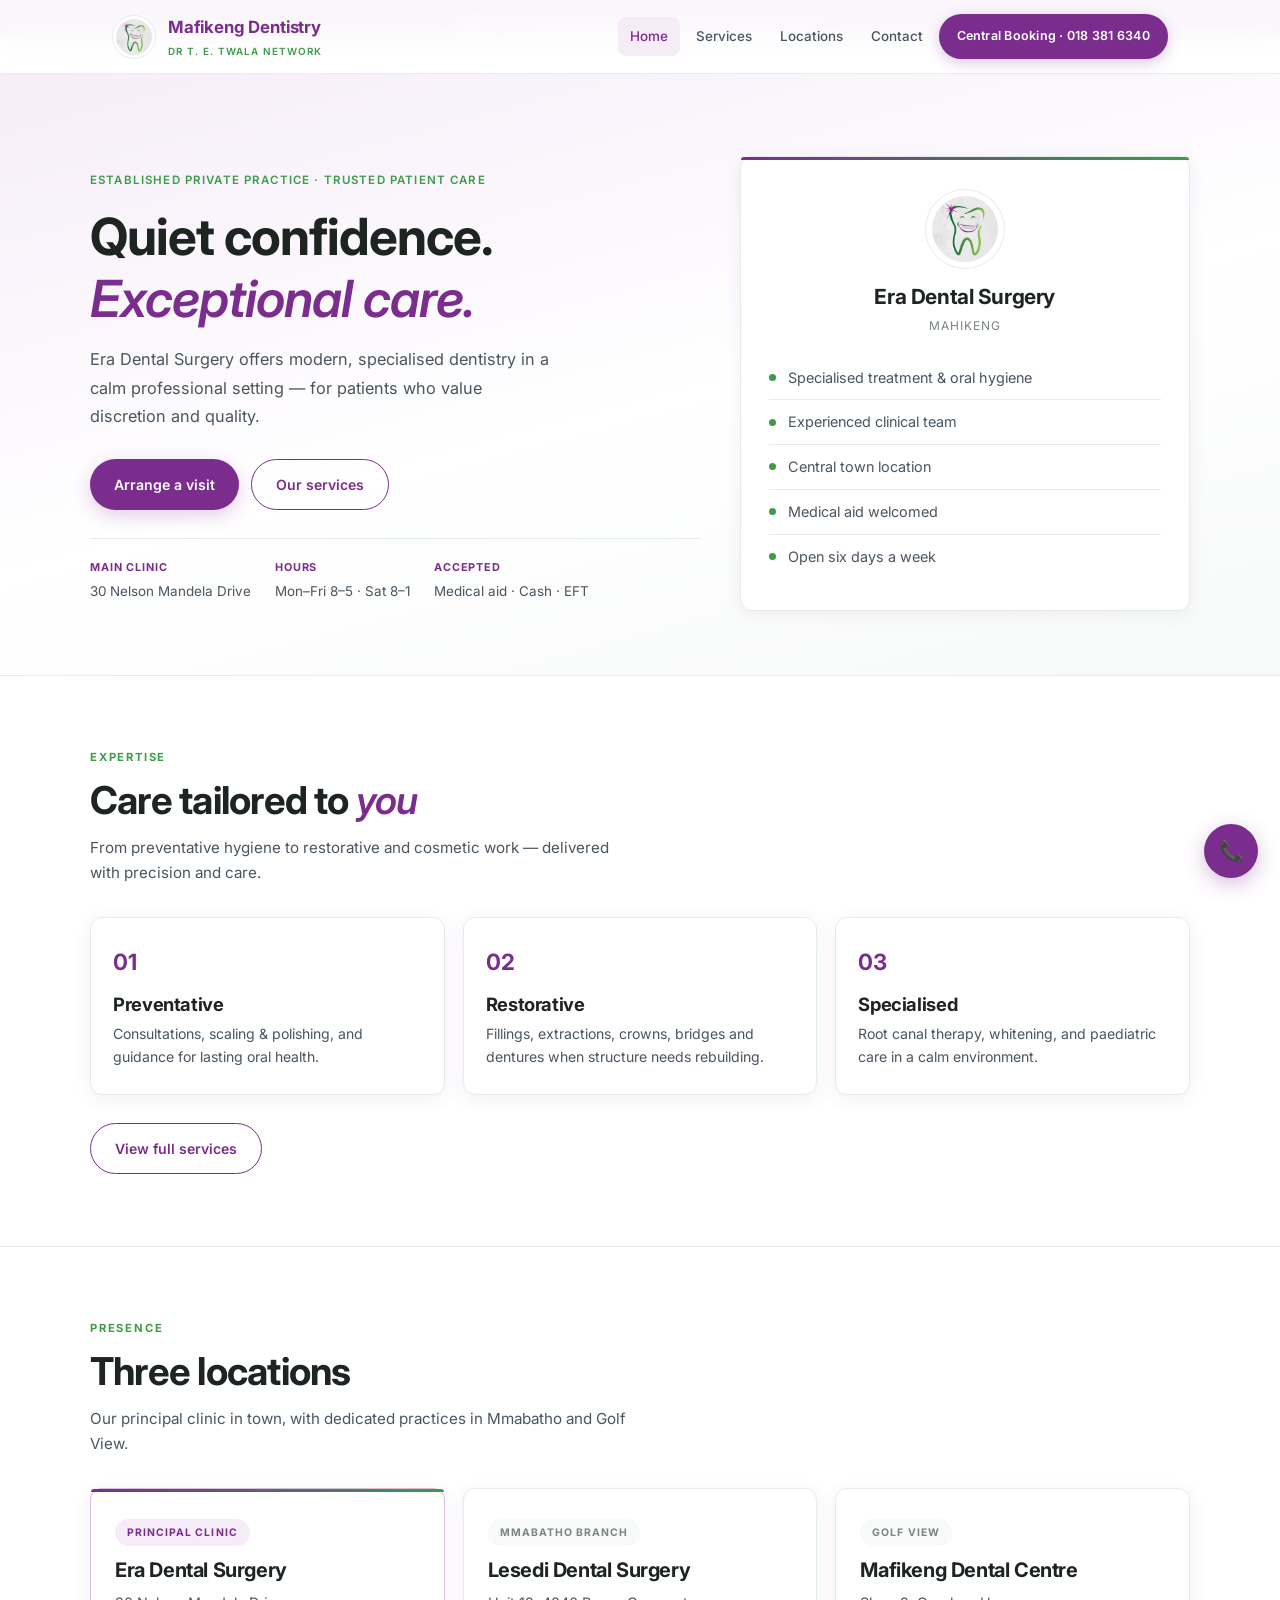
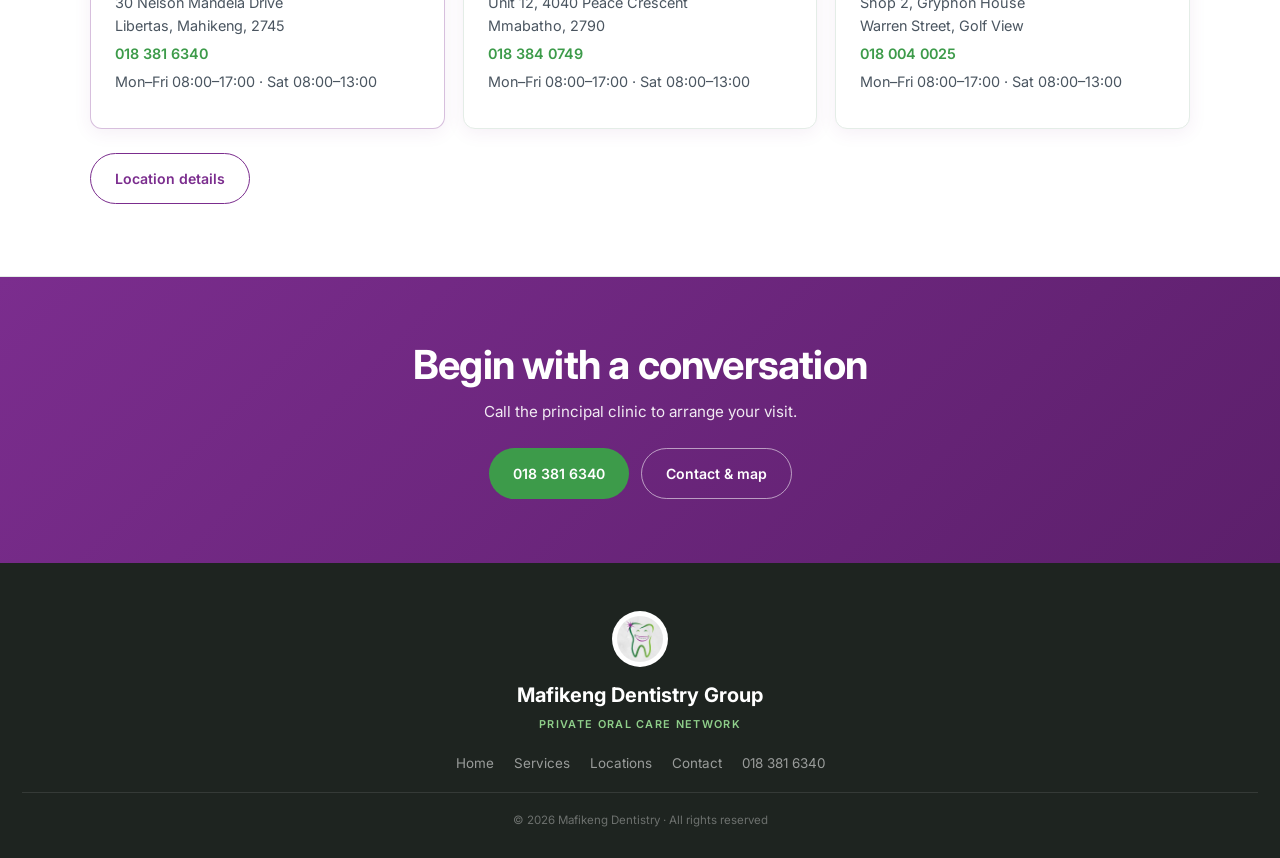
<file: index.html>
<!DOCTYPE html>
<html lang="en">
<head>
  <meta charset="UTF-8">
  <meta name="viewport" content="width=device-width, initial-scale=1.0">
  <title>Era Dental Surgery | Private Dental Care · Mahikeng</title>
  <meta name="description" content="Era Dental Surgery — refined dental care in Mahikeng. Specialised treatment and oral hygiene at 30 Nelson Mandela Drive.">
  <link rel="icon" href="favicon.ico" sizes="any">
  <link rel="icon" type="image/png" sizes="32x32" href="favicon-32.png">
  <link rel="icon" type="image/png" sizes="192x192" href="favicon-192.png">
  <link rel="apple-touch-icon" href="apple-touch-icon.png">
  <link rel="preconnect" href="https://fonts.googleapis.com">
  <link rel="preconnect" href="https://fonts.gstatic.com" crossorigin>
  <link href="https://fonts.googleapis.com/css2?family=Inter:wght@400;500;600;700&display=swap" rel="stylesheet">
  <link rel="stylesheet" href="styles.css">
</head>
<body>
  <div class="demo-banner">DEMO · Private practice presentation for Era Dental Surgery</div>
  <nav>
    <div class="inner">
      <a href="index.html" class="nav-logo">
        <img src="logo.png" alt="Mafikeng Dentistry">
        <div class="logo-text">
          <strong>Mafikeng Dentistry</strong>
          <small>Dr T. E. Twala Network</small>
        </div>
      </a>
      <button class="menu-toggle" onclick="document.querySelector('.nav-links').classList.toggle('open')" aria-label="Menu">☰</button>
      <div class="nav-links">
        <a href="index.html" class="active">Home</a><a href="services.html" class="">Services</a><a href="locations.html" class="">Locations</a><a href="contact.html" class="">Contact</a>
        <a href="tel:0183816340" class="nav-cta">Central Booking · 018 381 6340</a>
      </div>
    </div>
  </nav>
  <section class="hero">
    <div class="hero-grid">
      <div>
        <div class="hero-badge">Established Private Practice · Trusted Patient Care</div>
        <h1>Quiet confidence.<br><em>Exceptional care.</em></h1>
        <p class="hero-sub">
          Era Dental Surgery offers modern, specialised dentistry in a calm professional setting — for patients who value discretion and quality.
        </p>
        <div class="hero-actions">
          <a href="tel:0183816340" class="btn btn-primary">Arrange a visit</a>
          <a href="services.html" class="btn btn-outline">Our services</a>
        </div>
        <div class="hero-meta">
          <div><strong>Main clinic</strong>30 Nelson Mandela Drive</div>
          <div><strong>Hours</strong>Mon–Fri 8–5 · Sat 8–1</div>
          <div><strong>Accepted</strong>Medical aid · Cash · EFT</div>
        </div>
      </div>
      <div class="hero-panel">
        <img src="logo.png" alt="Mafikeng Dentistry" class="logo-big">
        <h3>Era Dental Surgery</h3>
        <p class="sub">Mahikeng</p>
        <ul>
          <li>Specialised treatment &amp; oral hygiene</li>
          <li>Experienced clinical team</li>
          <li>Central town location</li>
          <li>Medical aid welcomed</li>
          <li>Open six days a week</li>
        </ul>
      </div>
    </div>
  </section>

  <section>
    <div class="container">
      <div class="section-label">Expertise</div>
      <h2 class="section-title">Care tailored to <em>you</em></h2>
      <p class="section-intro">From preventative hygiene to restorative and cosmetic work — delivered with precision and care.</p>
      <div class="cards">
        <div class="card">
          <div class="num">01</div>
          <h3>Preventative</h3>
          <p>Consultations, scaling &amp; polishing, and guidance for lasting oral health.</p>
        </div>
        <div class="card">
          <div class="num">02</div>
          <h3>Restorative</h3>
          <p>Fillings, extractions, crowns, bridges and dentures when structure needs rebuilding.</p>
        </div>
        <div class="card">
          <div class="num">03</div>
          <h3>Specialised</h3>
          <p>Root canal therapy, whitening, and paediatric care in a calm environment.</p>
        </div>
      </div>
      <p style="margin-top:28px"><a href="services.html" class="btn btn-outline">View full services</a></p>
    </div>
  </section>

  <section style="background:var(--bg-elev);border-top:1px solid var(--border);border-bottom:1px solid var(--border)">
    <div class="container">
      <div class="section-label">Presence</div>
      <h2 class="section-title">Three locations</h2>
      <p class="section-intro">Our principal clinic in town, with dedicated practices in Mmabatho and Golf View.</p>
      <div class="loc-grid">
        <div class="loc-card featured">
          <span class="tag">Principal clinic</span>
          <h3>Era Dental Surgery</h3>
          <p>30 Nelson Mandela Drive<br>Libertas, Mahikeng, 2745</p>
          <p><a href="tel:0183816340">018 381 6340</a></p>
          <p>Mon–Fri 08:00–17:00 · Sat 08:00–13:00</p>
        </div>
        <div class="loc-card">
          <span class="tag muted">Mmabatho branch</span>
          <h3>Lesedi Dental Surgery</h3>
          <p>Unit 12, 4040 Peace Crescent<br>Mmabatho, 2790</p>
          <p><a href="tel:0183840749">018 384 0749</a></p>
          <p>Mon–Fri 08:00–17:00 · Sat 08:00–13:00</p>
        </div>
        <div class="loc-card">
          <span class="tag muted">Golf View</span>
          <h3>Mafikeng Dental Centre</h3>
          <p>Shop 2, Gryphon House<br>Warren Street, Golf View</p>
          <p><a href="tel:0180040025">018 004 0025</a></p>
          <p>Mon–Fri 08:00–17:00 · Sat 08:00–13:00</p>
        </div>
      </div>
      <p style="margin-top:24px"><a href="locations.html" class="btn btn-outline">Location details</a></p>
    </div>
  </section>

  <section class="cta-band">
    <h2>Begin with a conversation</h2>
    <p>Call the principal clinic to arrange your visit.</p>
    <div class="cta-actions">
      <a href="tel:0183816340" class="btn btn-gold">018 381 6340</a>
      <a href="contact.html" class="btn btn-ghost">Contact &amp; map</a>
    </div>
  </section>
  <footer>
    <img src="logo.png" alt="Mafikeng Dentistry">
    <div class="footer-logo">Mafikeng Dentistry Group</div>
    <div class="footer-tag">Private Oral Care Network</div>
    <div class="footer-links">
      <a href="index.html">Home</a>
      <a href="services.html">Services</a>
      <a href="locations.html">Locations</a>
      <a href="contact.html">Contact</a>
      <a href="tel:0183816340">018 381 6340</a>
    </div>
    <div class="footer-copy">© 2026 Mafikeng Dentistry · All rights reserved</div>
  </footer>
  <a href="tel:0183816340" class="float-call" aria-label="Call">📞</a>
</body>
</html>
</file>
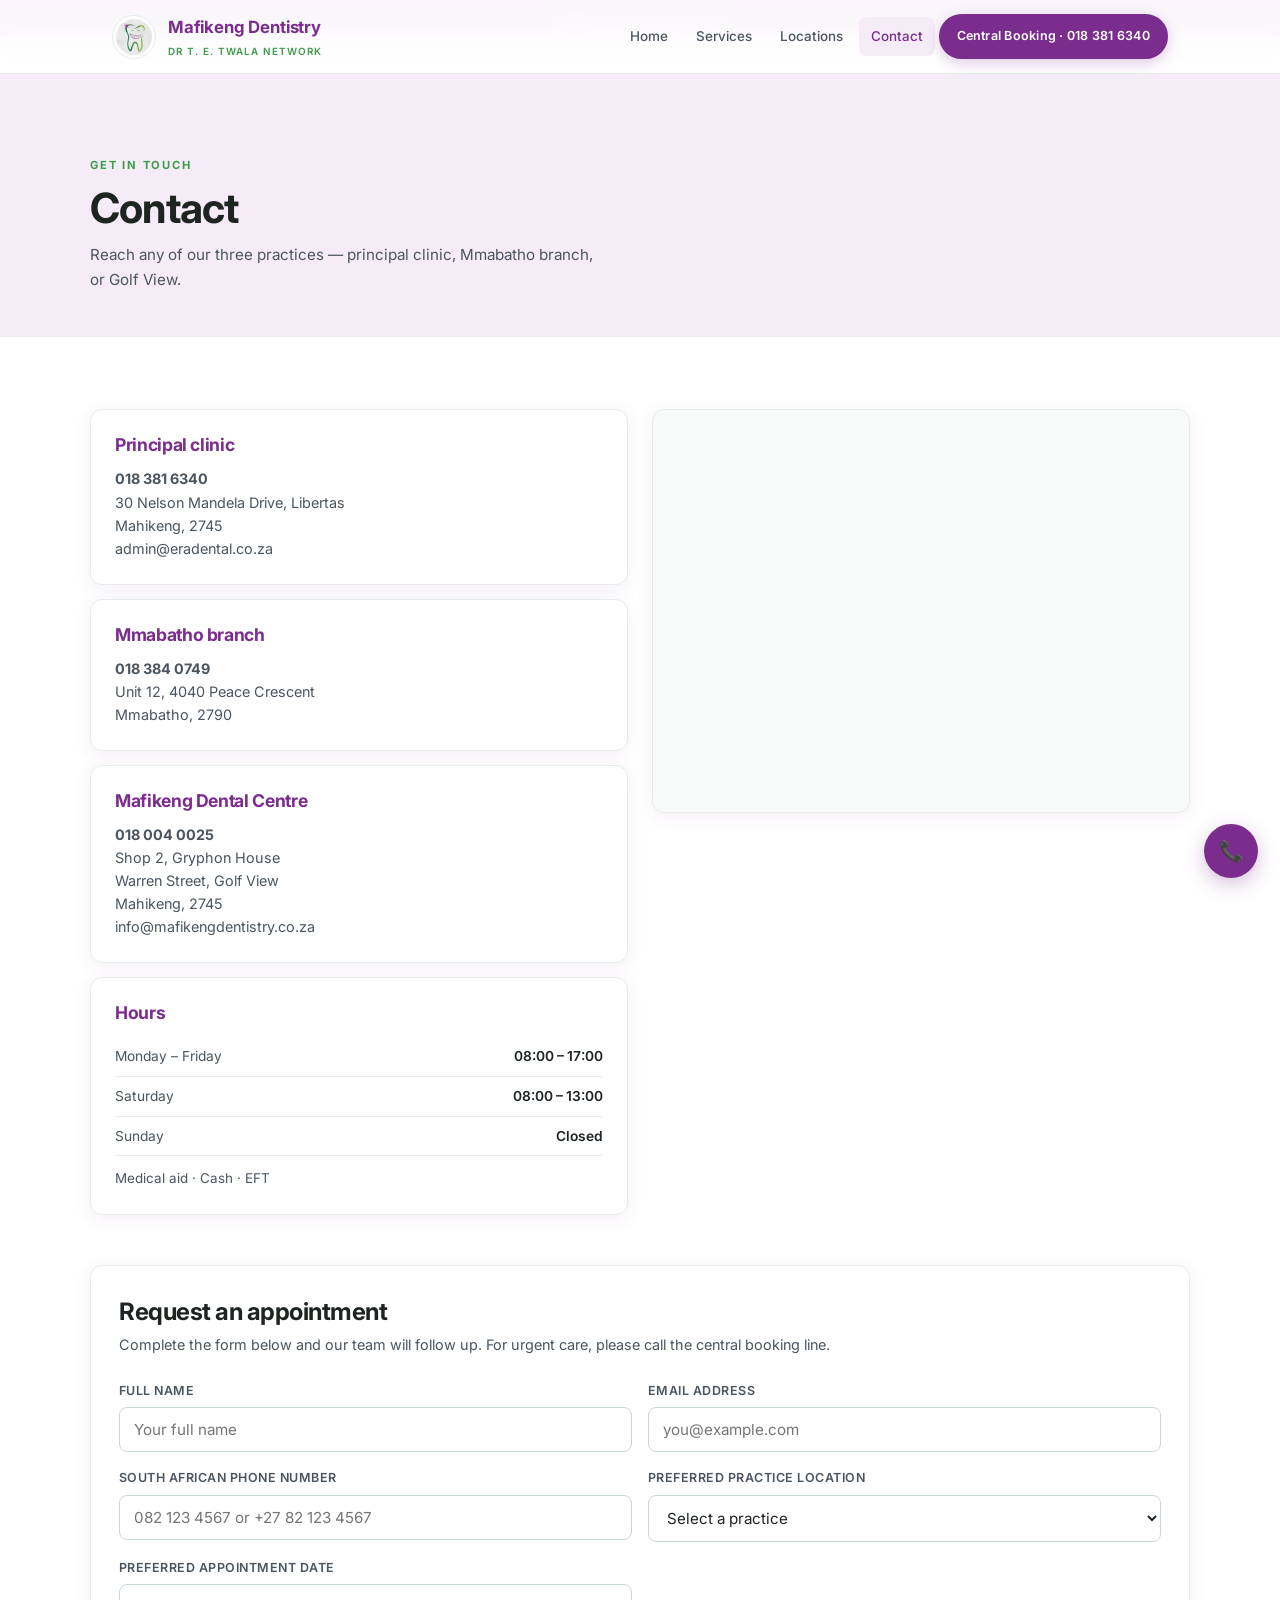
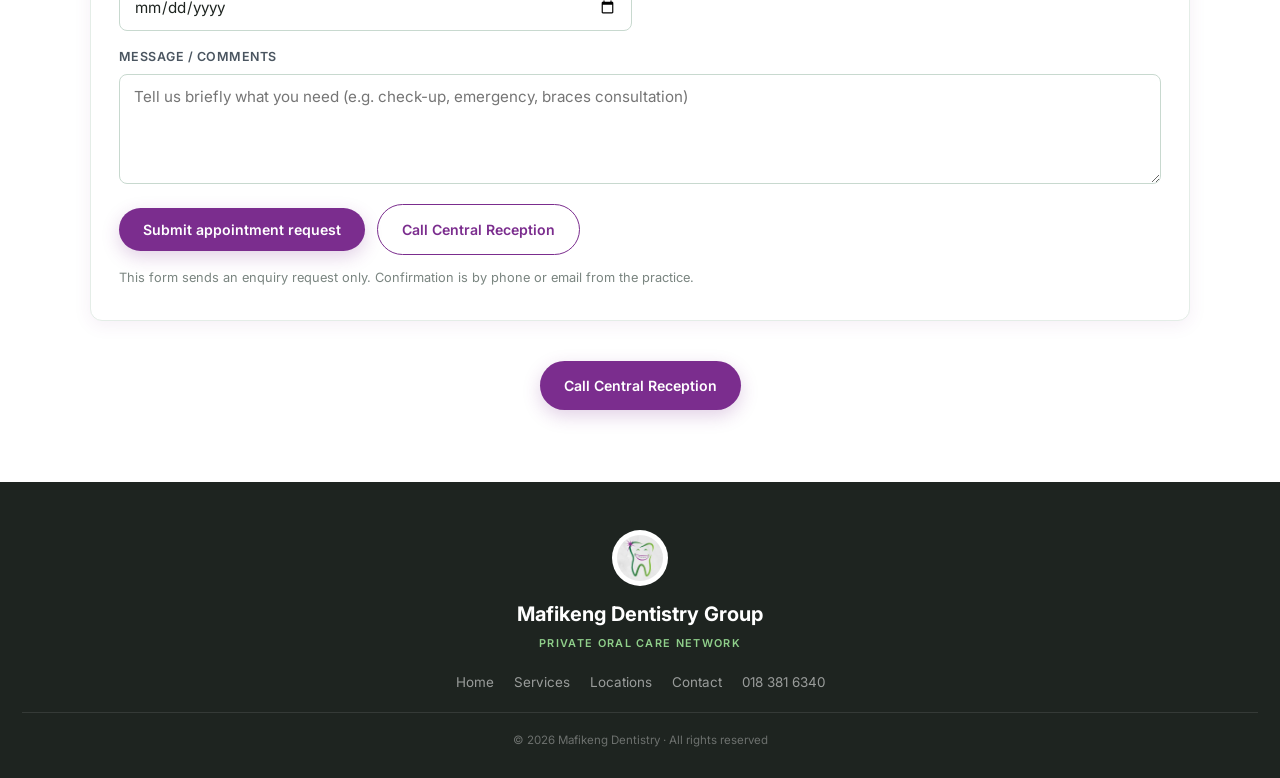
<file: contact.html>
<!DOCTYPE html>
<html lang="en">
<head>
  <meta charset="UTF-8">
  <meta name="viewport" content="width=device-width, initial-scale=1.0">
  <title>Contact | Era Dental Surgery</title>
  <link rel="icon" href="favicon.ico" sizes="any">
  <link rel="icon" type="image/png" sizes="32x32" href="favicon-32.png">
  <link rel="icon" type="image/png" sizes="192x192" href="favicon-192.png">
  <link rel="apple-touch-icon" href="apple-touch-icon.png">
  <link rel="preconnect" href="https://fonts.googleapis.com">
  <link rel="preconnect" href="https://fonts.gstatic.com" crossorigin>
  <link href="https://fonts.googleapis.com/css2?family=Inter:wght@400;500;600;700&display=swap" rel="stylesheet">
  <link rel="stylesheet" href="styles.css">
</head>
<body>
  <div class="demo-banner">DEMO · Era Dental Surgery</div>
  <nav>
    <div class="inner">
      <a href="index.html" class="nav-logo">
        <img src="logo.png" alt="Mafikeng Dentistry">
        <div class="logo-text">
          <strong>Mafikeng Dentistry</strong>
          <small>Dr T. E. Twala Network</small>
        </div>
      </a>
      <button class="menu-toggle" onclick="document.querySelector('.nav-links').classList.toggle('open')" aria-label="Menu">☰</button>
      <div class="nav-links">
        <a href="index.html" class="">Home</a><a href="services.html" class="">Services</a><a href="locations.html" class="">Locations</a><a href="contact.html" class="active">Contact</a>
        <a href="tel:0183816340" class="nav-cta">Central Booking · 018 381 6340</a>
      </div>
    </div>
  </nav>
  <div class="page-hero">
    <div class="container">
      <div class="section-label">Get in touch</div>
      <h1>Contact</h1>
      <p>Reach any of our three practices — principal clinic, Mmabatho branch, or Golf View.</p>
    </div>
  </div>
  <section>
    <div class="container">
      <div class="contact-grid">
        <div>
          <div class="contact-box">
            <h3>Principal clinic</h3>
            <p>
              <a href="tel:0183816340"><strong>018 381 6340</strong></a><br>
              30 Nelson Mandela Drive, Libertas<br>
              Mahikeng, 2745<br>
              admin@eradental.co.za
            </p>
          </div>
          <div class="contact-box">
            <h3>Mmabatho branch</h3>
            <p>
              <a href="tel:0183840749"><strong>018 384 0749</strong></a><br>
              Unit 12, 4040 Peace Crescent<br>
              Mmabatho, 2790
            </p>
          </div>
          <div class="contact-box">
            <h3>Mafikeng Dental Centre</h3>
            <p>
              <a href="tel:0180040025"><strong>018 004 0025</strong></a><br>
              Shop 2, Gryphon House<br>
              Warren Street, Golf View<br>
              Mahikeng, 2745<br>
              info@mafikengdentistry.co.za
            </p>
          </div>
          <div class="contact-box">
            <h3>Hours</h3>
            <table class="hours-table">
              <tr><td>Monday – Friday</td><td>08:00 – 17:00</td></tr>
              <tr><td>Saturday</td><td>08:00 – 13:00</td></tr>
              <tr><td>Sunday</td><td>Closed</td></tr>
            </table>
            <p style="margin-top:12px;font-size:.84rem">Medical aid · Cash · EFT</p>
          </div>
        </div>
        <div class="map-box">
          <iframe src="https://www.google.com/maps?q=Era+Dental+Surgery,+30+Nelson+Mandela+Dr,+Libertas,+Mahikeng+2745&output=embed" loading="lazy" title="Map"></iframe>
        </div>
      </div>

      <div class="form-section" id="book">
        <h2>Request an appointment</h2>
        <p>Complete the form below and our team will follow up. For urgent care, please call the central booking line.</p>
        <form id="appointmentForm" novalidate>
          <div class="form-grid">
            <div class="form-group">
              <label for="fullName">Full name</label>
              <input type="text" id="fullName" name="fullName" autocomplete="name" required placeholder="Your full name">
            </div>
            <div class="form-group">
              <label for="email">Email address</label>
              <input type="email" id="email" name="email" autocomplete="email" required placeholder="you@example.com">
            </div>
            <div class="form-group">
              <label for="phone">South African phone number</label>
              <input type="tel" id="phone" name="phone" autocomplete="tel" required placeholder="082 123 4567 or +27 82 123 4567">
            </div>
            <div class="form-group">
              <label for="location">Preferred practice location</label>
              <select id="location" name="location" required>
                <option value="" disabled selected>Select a practice</option>
                <option value="Era Dental Surgery (Central)">Era Dental Surgery (Central)</option>
                <option value="Lesedi Dental Surgery (Mmabatho)">Lesedi Dental Surgery (Mmabatho)</option>
                <option value="Mafikeng Dental Centre (Golf View)">Mafikeng Dental Centre (Golf View)</option>
              </select>
            </div>
            <div class="form-group">
              <label for="date">Preferred appointment date</label>
              <input type="date" id="date" name="date" required>
            </div>
            <div class="form-group full">
              <label for="message">Message / comments</label>
              <textarea id="message" name="message" required placeholder="Tell us briefly what you need (e.g. check-up, emergency, braces consultation)"></textarea>
            </div>
          </div>
          <div class="form-actions">
            <button type="submit" class="btn btn-primary">Submit appointment request</button>
            <a href="tel:0183816340" class="btn btn-outline">Call Central Reception</a>
          </div>
          <p class="form-note">This form sends an enquiry request only. Confirmation is by phone or email from the practice.</p>
        </form>
      </div>

      <div style="margin-top:40px;text-align:center">
        <a href="tel:0183816340" class="btn btn-primary">Call Central Reception</a>
      </div>
    </div>
  </section>
  <footer>
    <img src="logo.png" alt="Mafikeng Dentistry">
    <div class="footer-logo">Mafikeng Dentistry Group</div>
    <div class="footer-tag">Private Oral Care Network</div>
    <div class="footer-links">
      <a href="index.html">Home</a>
      <a href="services.html">Services</a>
      <a href="locations.html">Locations</a>
      <a href="contact.html">Contact</a>
      <a href="tel:0183816340">018 381 6340</a>
    </div>
    <div class="footer-copy">© 2026 Mafikeng Dentistry · All rights reserved</div>
  </footer>
  <a href="tel:0183816340" class="float-call" aria-label="Call">📞</a>

  <script>
  (function () {
    var form = document.getElementById("appointmentForm");
    if (!form) return;

    var dateInput = document.getElementById("date");
    var today = new Date();
    var yyyy = today.getFullYear();
    var mm = String(today.getMonth() + 1).padStart(2, "0");
    var dd = String(today.getDate()).padStart(2, "0");
    dateInput.min = yyyy + "-" + mm + "-" + dd;

    function isValidSAPhone(value) {
      var cleaned = value.replace(/[\s\-()]/g, "");
      // 0XXXXXXXXX (10 digits) or +27XXXXXXXXX
      return /^(0\d{9}|\+27\d{9})$/.test(cleaned);
    }

    form.addEventListener("submit", function (e) {
      e.preventDefault();

      var fields = ["fullName", "email", "phone", "location", "date", "message"];
      var valid = true;

      fields.forEach(function (id) {
        var el = document.getElementById(id);
        el.classList.remove("error");
        if (!el.value || !String(el.value).trim()) {
          el.classList.add("error");
          valid = false;
        }
      });

      var phoneEl = document.getElementById("phone");
      if (phoneEl.value.trim() && !isValidSAPhone(phoneEl.value)) {
        phoneEl.classList.add("error");
        valid = false;
        alert("Please enter a valid South African phone number (e.g. 082 123 4567 or +27 82 123 4567).");
        return;
      }

      var dateEl = document.getElementById("date");
      if (dateEl.value) {
        var selected = new Date(dateEl.value + "T00:00:00");
        var startToday = new Date();
        startToday.setHours(0, 0, 0, 0);
        if (selected < startToday) {
          dateEl.classList.add("error");
          valid = false;
          alert("Please choose today or a future date for your appointment.");
          return;
        }
      }

      if (!valid) {
        alert("Please complete all fields before submitting.");
        return;
      }

      var branch = document.getElementById("location").value;
      alert("Thank you! Your appointment request for " + branch + " has been compiled.");
      form.reset();
      dateInput.min = yyyy + "-" + mm + "-" + dd;
    });
  })();
  </script>

</body>
</html>
</file>
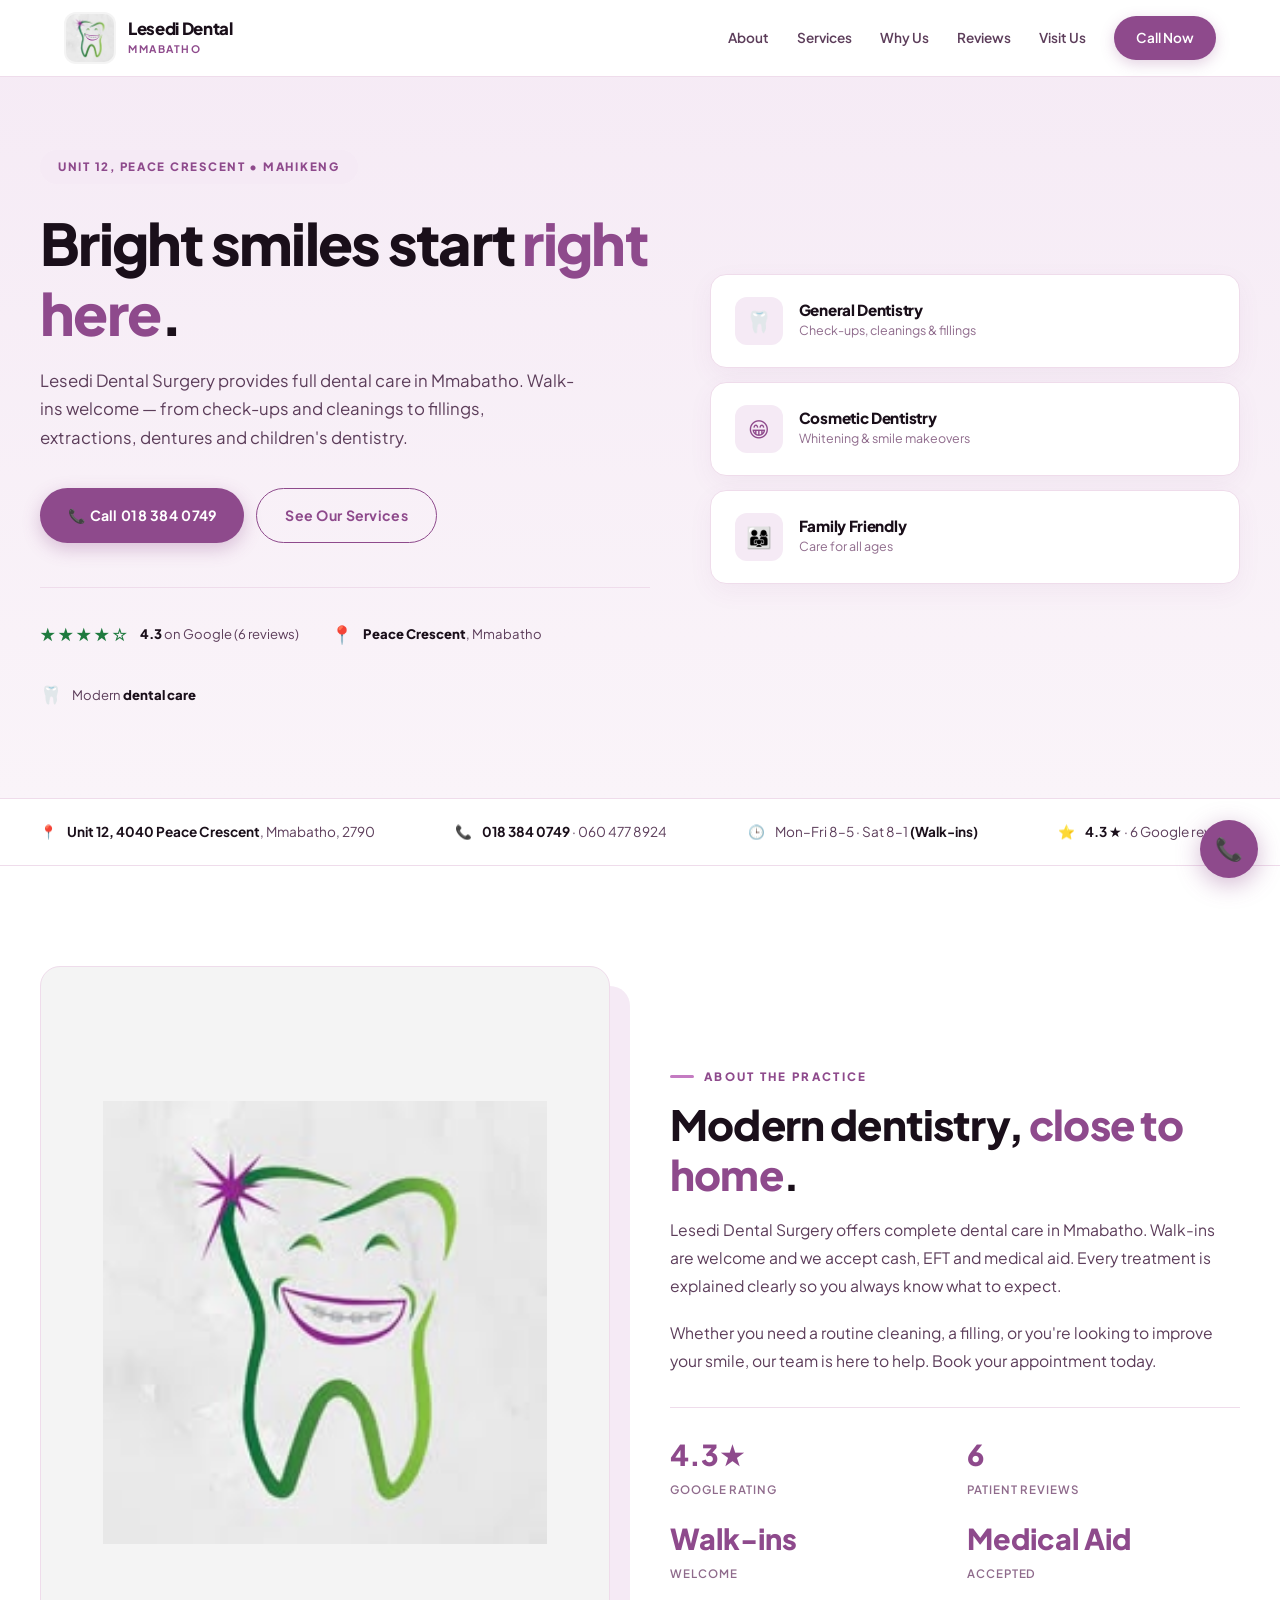
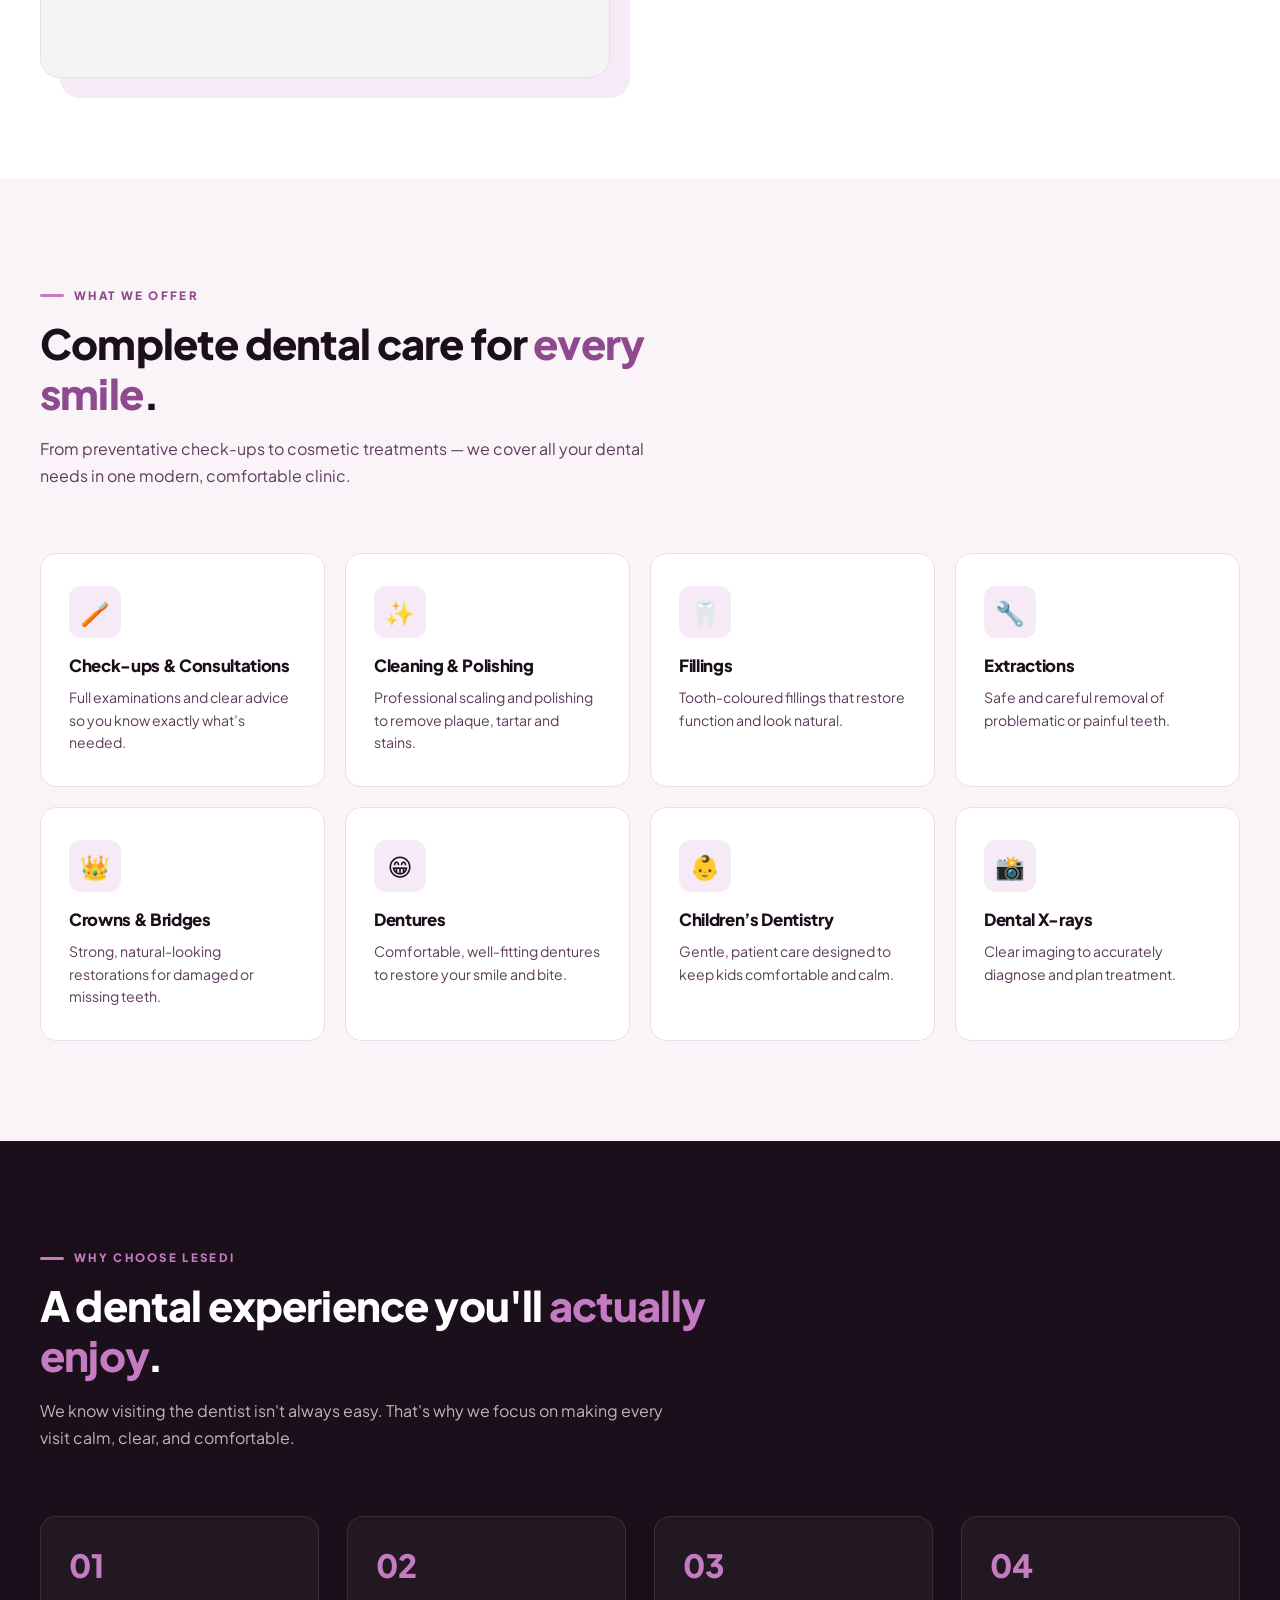
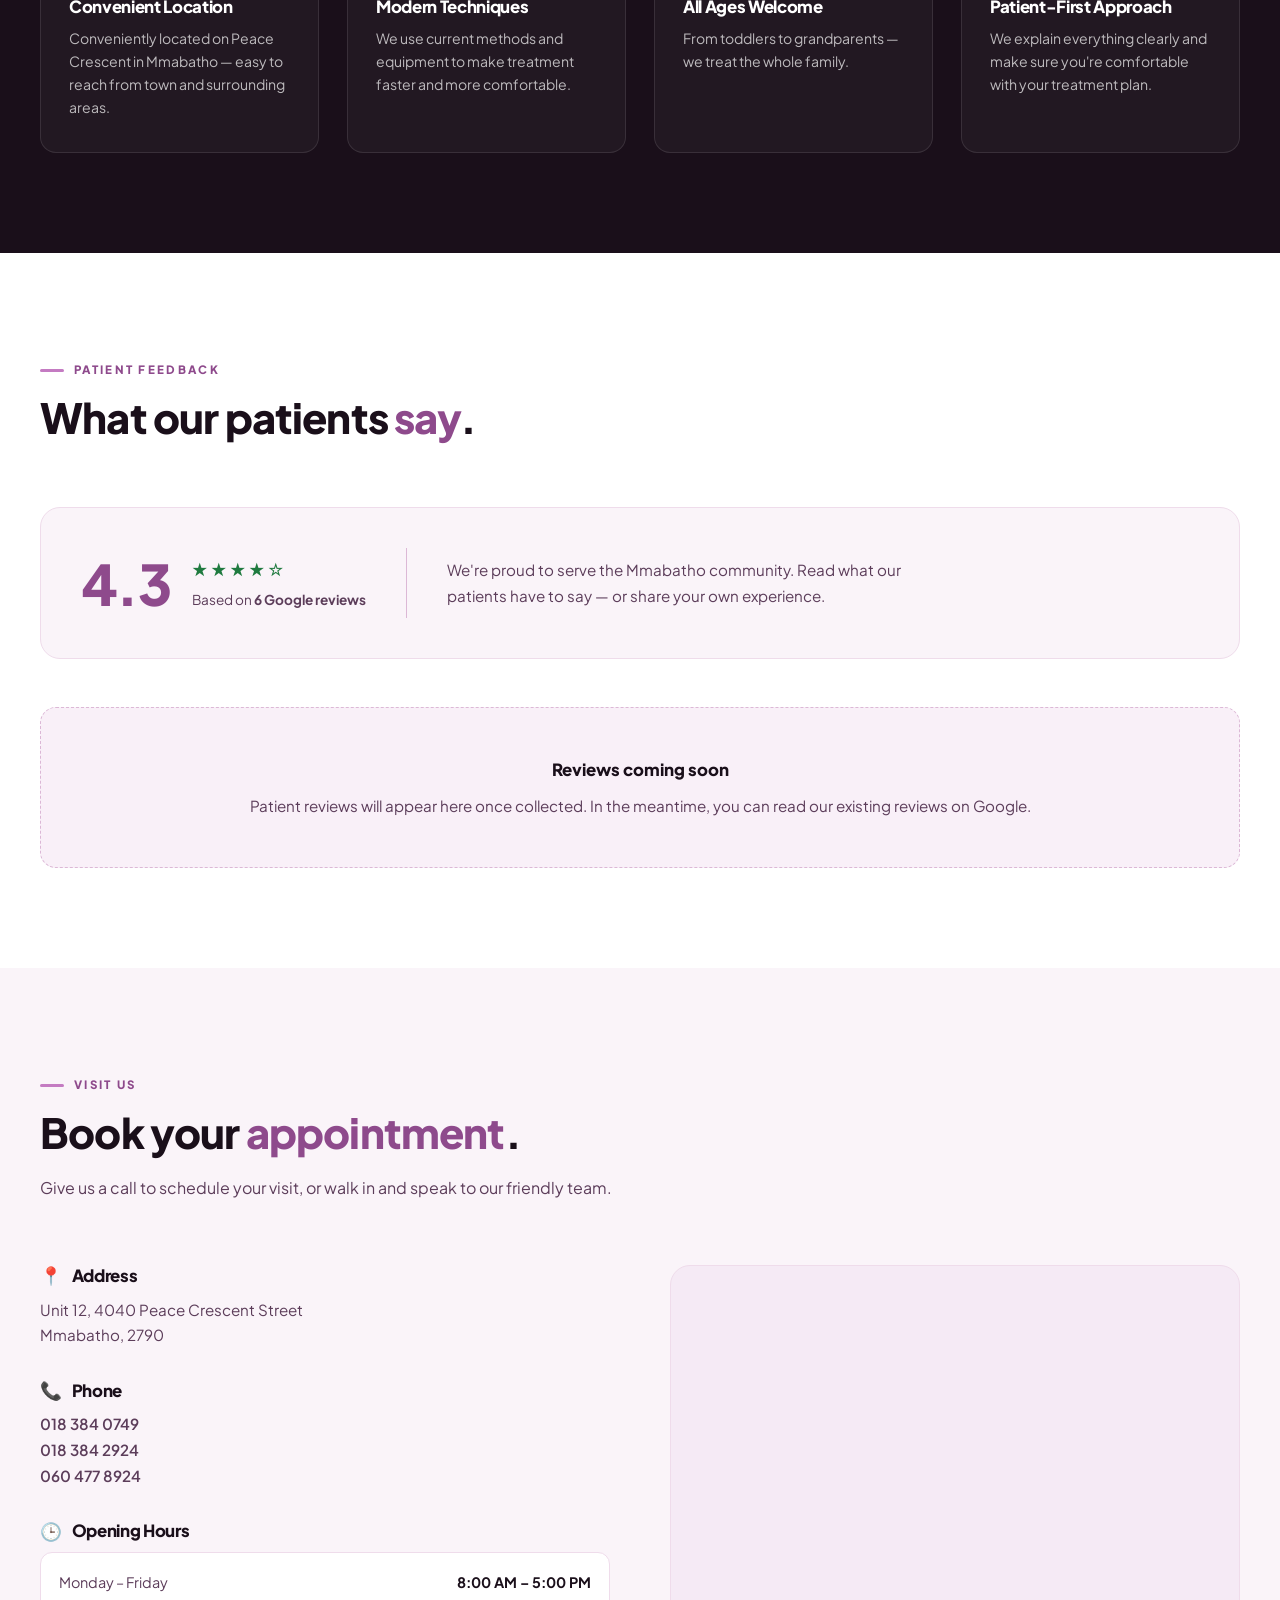
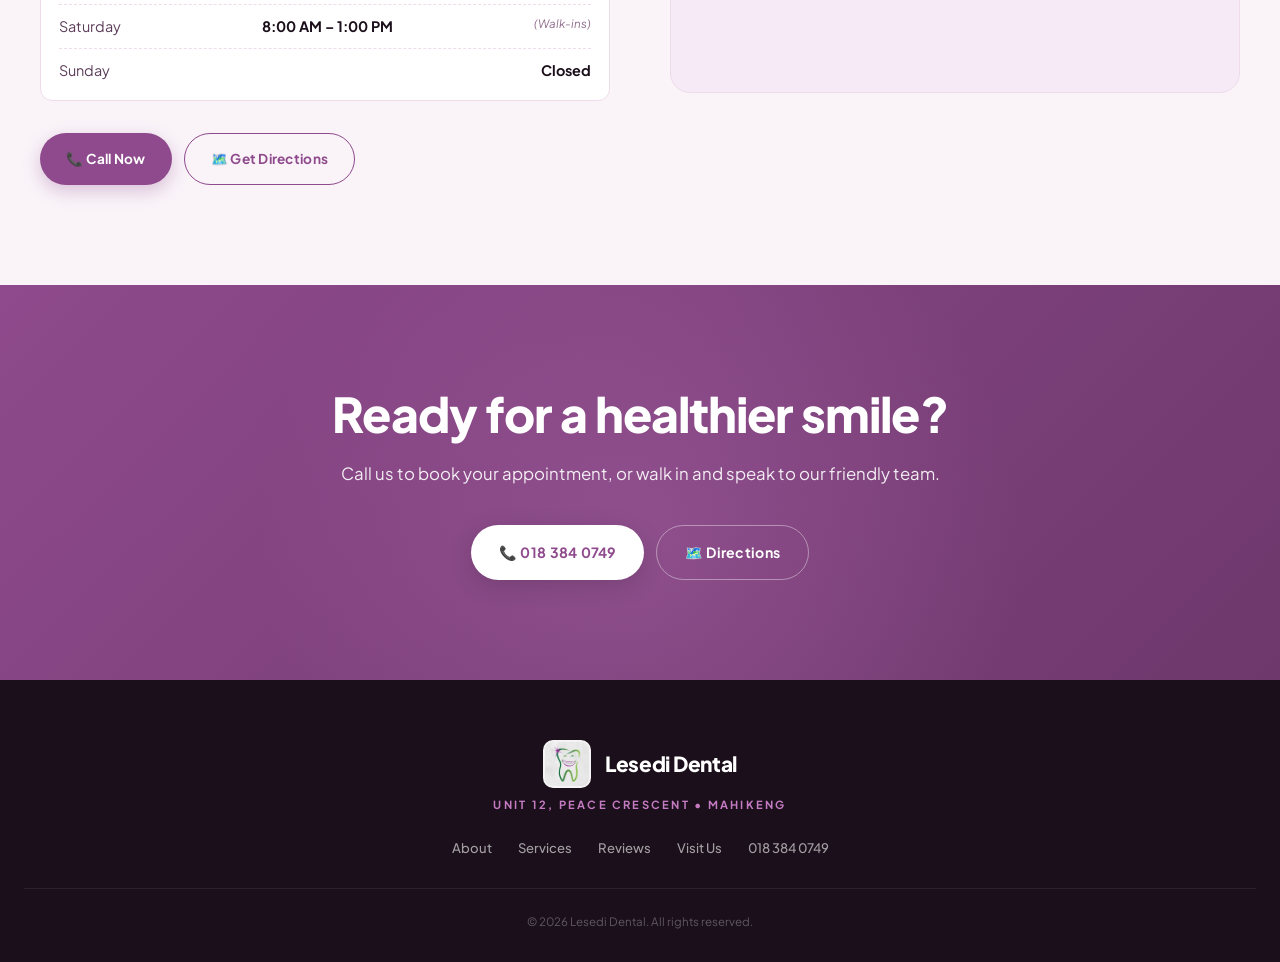
<file: Lesedidentals.html>
<!DOCTYPE html>
<html lang="en">
<head>
  <meta charset="UTF-8">
  <meta name="viewport" content="width=device-width, initial-scale=1.0">
  <title>Lesedi Dental | Mmabatho, Mahikeng</title>
  <link href="https://fonts.googleapis.com/css2?family=Plus+Jakarta+Sans:wght@400;500;600;700;800&display=swap" rel="stylesheet">
  <style>
    * { box-sizing: border-box; margin: 0; padding: 0; }
    :root {
      --bg: #faf4f9;
      --card: #ffffff;
      --ink: #1a0f1a;
      --ink-soft: #5c3d5a;
      --ink-muted: #8f6b8c;
      --border: #efdceb;
      --border-strong: #dcb8d6;
      --green: #8e4a8c;        /* now purple – primary */
      --green-dim: #6e386c;
      --green-soft: #f5eaf5;
      --green-pale: #f9f0f8;
      --lime: #c47bc2;        /* lighter purple accent */
      --purple: #1f7a3f;     /* now green – used for stars/accents */
      --purple-soft: #e6f5eb;
      --white: #ffffff;
    }
    html { scroll-behavior: smooth; }
    body {
      font-family: 'Plus Jakarta Sans', system-ui, -apple-system, sans-serif;
      background: var(--bg);
      color: var(--ink);
      line-height: 1.6;
      -webkit-font-smoothing: antialiased;
    }
    h1, h2, h3, h4 {
      font-family: 'Plus Jakarta Sans', sans-serif;
      font-weight: 800;
      line-height: 1.2;
      letter-spacing: -0.02em;
    }
    a { color: inherit; text-decoration: none; }
    img { max-width: 100%; display: block; }
    /* ===== NAV ===== */
    nav {
      position: fixed;
      top: 0; left: 0; right: 0;
      z-index: 100;
      background: rgba(255, 255, 255, 0.96);
      backdrop-filter: blur(14px);
      border-bottom: 1px solid var(--border);
    }
    nav .inner {
      max-width: 1200px;
      margin: 0 auto;
      padding: 12px 24px;
      display: flex;
      align-items: center;
      justify-content: space-between;
      gap: 16px;
    }
    .nav-logo {
      display: flex;
      align-items: center;
      gap: 12px;
    }
    .logo-img {
      width: 52px;
      height: 52px;
      object-fit: contain;
      flex-shrink: 0;
      border-radius: 12px;
      background: #f4f4f4; /* blends with logo background */
      padding: 2px;
    }
    .logo-text {
      line-height: 1.15;
    }
    .logo-text strong {
      font-size: 1.05rem;
      color: var(--ink);
      display: block;
      font-weight: 800;
      letter-spacing: -0.02em;
    }
    .logo-text small {
      font-size: 0.65rem;
      color: var(--green);
      letter-spacing: 0.15em;
      text-transform: uppercase;
      font-weight: 700;
    }
    .nav-links {
      display: flex;
      gap: 28px;
      align-items: center;
    }
    .nav-links a {
      font-size: 0.85rem;
      font-weight: 600;
      color: var(--ink-soft);
      transition: color 0.2s;
    }
    .nav-links a:hover { color: var(--green); }
    .nav-cta {
      background: var(--green);
      color: var(--white) !important;
      padding: 11px 22px;
      border-radius: 40px;
      font-weight: 700;
      font-size: 0.8rem;
      transition: all 0.2s;
      box-shadow: 0 4px 14px rgba(142, 74, 140, 0.25);
    }
    .nav-cta:hover {
      background: var(--green-dim);
      transform: translateY(-1px);
      box-shadow: 0 8px 20px rgba(142, 74, 140, 0.35);
    }
    .menu-toggle {
      display: none;
      background: none;
      border: none;
      font-size: 1.5rem;
      color: var(--green);
      cursor: pointer;
      padding: 4px;
    }
    /* ===== HERO ===== */
    .hero {
      padding: 150px 24px 90px;
      background: linear-gradient(180deg, #f5eaf5 0%, var(--bg) 100%);
      position: relative;
      overflow: hidden;
    }
    .hero-grid {
      max-width: 1200px;
      margin: 0 auto;
      display: grid;
      grid-template-columns: 1.15fr 1fr;
      gap: 60px;
      align-items: center;
      position: relative;
      z-index: 2;
    }
    .hero-tag {
      display: inline-flex;
      align-items: center;
      gap: 8px;
      font-size: 0.72rem;
      letter-spacing: 0.15em;
      text-transform: uppercase;
      color: var(--green);
      font-weight: 800;
      background: var(--green-soft);
      padding: 8px 18px;
      border-radius: 40px;
      margin-bottom: 24px;
    }
    .hero h1 {
      font-size: clamp(2.2rem, 5.5vw, 3.6rem);
      margin-bottom: 20px;
      letter-spacing: -0.03em;
      color: var(--ink);
    }
    .hero h1 span { color: var(--green); }
    .hero-sub {
      font-size: 1.05rem;
      color: var(--ink-soft);
      max-width: 540px;
      margin-bottom: 36px;
      line-height: 1.7;
    }
    .hero-actions {
      display: flex;
      gap: 12px;
      flex-wrap: wrap;
      margin-bottom: 44px;
    }
    .btn {
      display: inline-flex;
      align-items: center;
      gap: 10px;
      padding: 15px 28px;
      border-radius: 50px;
      font-weight: 700;
      font-size: 0.88rem;
      transition: all 0.2s;
      cursor: pointer;
      border: none;
      letter-spacing: 0.02em;
    }
    .btn-primary {
      background: var(--green);
      color: var(--white);
      box-shadow: 0 6px 18px rgba(142, 74, 140, 0.3);
    }
    .btn-primary:hover {
      background: var(--green-dim);
      transform: translateY(-2px);
      box-shadow: 0 10px 24px rgba(142, 74, 140, 0.4);
    }
    .btn-outline {
      background: transparent;
      color: var(--green);
      border: 1.5px solid var(--green);
    }
    .btn-outline:hover {
      background: var(--green);
      color: var(--white);
    }
    .hero-trust {
      display: flex;
      gap: 32px;
      flex-wrap: wrap;
      padding-top: 32px;
      border-top: 1px solid var(--border);
    }
    .hero-trust-item {
      display: flex;
      align-items: center;
      gap: 10px;
      font-size: 0.82rem;
      color: var(--ink-soft);
    }
    .hero-trust-item strong {
      color: var(--ink);
      font-weight: 800;
    }
    .hero-trust-icon { color: var(--green); font-size: 1.1rem; }
    .hero-stars { color: var(--purple); letter-spacing: 2px; }
    /* Hero Visual */
    .hero-visual {
      display: flex;
      flex-direction: column;
      gap: 14px;
    }
    .info-card {
      background: var(--card);
      border: 1px solid var(--border);
      border-radius: 16px;
      padding: 22px 24px;
      display: flex;
      align-items: center;
      gap: 16px;
      box-shadow: 0 8px 24px rgba(142, 74, 140, 0.06);
      transition: transform 0.25s;
    }
    .info-card:hover { transform: translateX(-6px); }
    .info-icon {
      width: 48px;
      height: 48px;
      border-radius: 12px;
      background: var(--green-soft);
      color: var(--green);
      display: flex;
      align-items: center;
      justify-content: center;
      font-size: 1.3rem;
      flex-shrink: 0;
    }
    .info-text h4 {
      font-size: 0.95rem;
      margin-bottom: 2px;
      color: var(--ink);
    }
    .info-text p {
      font-size: 0.78rem;
      color: var(--ink-muted);
    }
    /* ===== INFO STRIP ===== */
    .info-strip {
      background: var(--white);
      padding: 22px 24px;
      border-top: 1px solid var(--border);
      border-bottom: 1px solid var(--border);
    }
    .info-strip-inner {
      max-width: 1200px;
      margin: 0 auto;
      display: flex;
      justify-content: space-between;
      gap: 20px;
      flex-wrap: wrap;
      align-items: center;
    }
    .info-strip-item {
      display: flex;
      align-items: center;
      gap: 10px;
      font-size: 0.85rem;
      color: var(--ink-soft);
    }
    .info-strip-item strong { color: var(--ink); font-weight: 700; }
    .info-strip-icon { color: var(--green); }
    /* ===== SECTIONS ===== */
    section { padding: 100px 24px; }
    .container { max-width: 1200px; margin: 0 auto; }
    .section-head {
      max-width: 720px;
      margin-bottom: 64px;
    }
    .section-label {
      font-size: 0.72rem;
      letter-spacing: 0.2em;
      text-transform: uppercase;
      color: var(--green);
      margin-bottom: 14px;
      font-weight: 800;
      display: inline-flex;
      align-items: center;
      gap: 10px;
    }
    .section-label::before {
      content: "";
      width: 24px;
      height: 3px;
      background: var(--lime);
      border-radius: 2px;
    }
    .section-title {
      font-size: clamp(1.8rem, 4.5vw, 2.6rem);
      margin-bottom: 16px;
      color: var(--ink);
    }
    .section-title span { color: var(--green); }
    .section-intro {
      color: var(--ink-soft);
      font-size: 1rem;
      line-height: 1.7;
      max-width: 640px;
    }
    /* ===== ABOUT ===== */
    #about { background: var(--white); }
    .about-grid {
      display: grid;
      grid-template-columns: 1fr 1fr;
      gap: 60px;
      align-items: center;
    }
    .about-visual {
      aspect-ratio: 4 / 5;
      border-radius: 20px;
      background: #f4f4f4; /* matches logo's light paper background */
      border: 1px solid var(--border);
      display: flex;
      align-items: center;
      justify-content: center;
      position: relative;
      overflow: hidden;
      box-shadow: 20px 20px 0 var(--green-soft);
    }
    .about-visual img {
      width: 78%;
      height: auto;
      object-fit: contain;
      /* no heavy filter so the logo blends cleanly with its natural bg */
    }
    .about-text p {
      color: var(--ink-soft);
      margin-bottom: 18px;
      font-size: 0.98rem;
      line-height: 1.8;
    }
    .about-stats {
      display: grid;
      grid-template-columns: 1fr 1fr;
      gap: 24px;
      margin-top: 32px;
      padding-top: 32px;
      border-top: 1px solid var(--border);
    }
    .about-stat strong {
      display: block;
      font-family: 'Plus Jakarta Sans', sans-serif;
      font-size: 1.8rem;
      color: var(--green);
      font-weight: 800;
      line-height: 1;
      margin-bottom: 6px;
    }
    .about-stat span {
      font-size: 0.72rem;
      color: var(--ink-muted);
      letter-spacing: 0.08em;
      text-transform: uppercase;
      font-weight: 600;
    }
    /* ===== SERVICES ===== */
    #services { background: var(--bg); }
    .services-grid {
      display: grid;
      grid-template-columns: repeat(auto-fill, minmax(260px, 1fr));
      gap: 20px;
    }
    .service-card {
      background: var(--card);
      border-radius: 16px;
      padding: 32px 28px;
      border: 1px solid var(--border);
      transition: all 0.25s;
      position: relative;
      overflow: hidden;
    }
    .service-card::before {
      content: "";
      position: absolute;
      top: 0; left: 0;
      width: 100%;
      height: 4px;
      background: linear-gradient(90deg, var(--green), var(--lime));
      transform: scaleX(0);
      transform-origin: left;
      transition: transform 0.3s;
    }
    .service-card:hover {
      transform: translateY(-4px);
      box-shadow: 0 14px 30px rgba(142, 74, 140, 0.08);
      border-color: var(--border-strong);
    }
    .service-card:hover::before { transform: scaleX(1); }
    .service-icon {
      width: 52px;
      height: 52px;
      border-radius: 12px;
      background: var(--green-soft);
      display: flex;
      align-items: center;
      justify-content: center;
      font-size: 1.5rem;
      margin-bottom: 18px;
    }
    .service-card h3 {
      font-size: 1.05rem;
      margin-bottom: 10px;
      color: var(--ink);
    }
    .service-card p {
      font-size: 0.88rem;
      color: var(--ink-soft);
      line-height: 1.6;
    }
    /* ===== WHY US ===== */
    #why { background: var(--ink); color: var(--white); }
    #why .section-label { color: var(--lime); }
    #why .section-label::before { background: var(--lime); }
    #why .section-title { color: var(--white); }
    #why .section-title span { color: var(--lime); }
    #why .section-intro { color: rgba(255,255,255,0.7); }
    .why-grid {
      display: grid;
      grid-template-columns: repeat(auto-fit, minmax(240px, 1fr));
      gap: 28px;
    }
    .why-item {
      padding: 32px 28px;
      background: rgba(255,255,255,0.04);
      border: 1px solid rgba(255,255,255,0.1);
      border-radius: 16px;
      transition: all 0.25s;
    }
    .why-item:hover {
      background: rgba(255,255,255,0.07);
      border-color: rgba(196, 123, 194, 0.45);
      transform: translateY(-4px);
    }
    .why-num {
      font-family: 'Plus Jakarta Sans', sans-serif;
      font-size: 2rem;
      font-weight: 800;
      color: var(--lime);
      margin-bottom: 16px;
      line-height: 1;
    }
    .why-item h3 {
      font-size: 1.05rem;
      color: var(--white);
      margin-bottom: 10px;
    }
    .why-item p {
      font-size: 0.88rem;
      color: rgba(255,255,255,0.7);
      line-height: 1.65;
    }
    /* ===== REVIEWS ===== */
    #reviews { background: var(--white); }
    .reviews-top {
      display: flex;
      align-items: center;
      gap: 40px;
      flex-wrap: wrap;
      padding: 40px;
      background: var(--bg);
      border-radius: 20px;
      border: 1px solid var(--border);
      margin-bottom: 48px;
    }
    .reviews-score {
      display: flex;
      align-items: center;
      gap: 22px;
    }
    .reviews-score-num {
      font-family: 'Plus Jakarta Sans', sans-serif;
      font-size: 3.5rem;
      font-weight: 800;
      color: var(--green);
      line-height: 1;
      letter-spacing: -0.03em;
    }
    .reviews-score-meta {
      font-size: 0.85rem;
      color: var(--ink-soft);
      line-height: 1.6;
    }
    .reviews-score-stars {
      color: var(--purple);
      font-size: 1.1rem;
      letter-spacing: 3px;
      display: block;
      margin-bottom: 6px;
    }
    .reviews-divider {
      width: 1px;
      height: 70px;
      background: var(--border-strong);
    }
    .reviews-summary {
      font-size: 0.95rem;
      color: var(--ink-soft);
      max-width: 480px;
      line-height: 1.7;
    }
    .reviews-placeholder {
      text-align: center;
      padding: 48px 24px;
      background: var(--green-pale);
      border: 1px dashed var(--border-strong);
      border-radius: 16px;
      color: var(--ink-soft);
      font-size: 0.95rem;
      line-height: 1.7;
    }
    .reviews-placeholder strong {
      display: block;
      font-size: 1.05rem;
      color: var(--ink);
      margin-bottom: 8px;
      font-weight: 800;
    }
    /* ===== CONTACT ===== */
    #contact { background: var(--bg); }
    .contact-grid {
      display: grid;
      grid-template-columns: 1fr 1fr;
      gap: 60px;
      align-items: start;
    }
    .contact-block { margin-bottom: 32px; }
    .contact-block h4 {
      font-size: 1.05rem;
      margin-bottom: 10px;
      color: var(--ink);
      display: flex;
      align-items: center;
      gap: 10px;
    }
    .contact-block h4 span { color: var(--green); font-size: 1.1rem; }
    .contact-block p, .contact-block a {
      color: var(--ink-soft);
      font-size: 0.95rem;
      line-height: 1.7;
    }
    .contact-block a { font-weight: 600; }
    .contact-block a:hover { color: var(--green); }
    .hours-list {
      list-style: none;
      margin-top: 10px;
      background: var(--white);
      border-radius: 12px;
      padding: 8px 18px;
      border: 1px solid var(--border);
    }
    .hours-list li {
      display: flex;
      justify-content: space-between;
      padding: 10px 0;
      border-bottom: 1px dashed var(--border);
      font-size: 0.9rem;
      color: var(--ink-soft);
    }
    .hours-list li:last-child { border: none; }
    .hours-list li strong { color: var(--ink); font-weight: 700; }
    .contact-actions {
      display: flex;
      gap: 12px;
      flex-wrap: wrap;
      margin-top: 28px;
    }
    .contact-actions .btn { padding: 14px 26px; font-size: 0.85rem; }
    .map-embed {
      width: 100%;
      aspect-ratio: 4 / 3;
      border-radius: 20px;
      overflow: hidden;
      border: 1px solid var(--border);
      background: var(--green-soft);
    }
    .map-embed iframe { width: 100%; height: 100%; border: 0; }
    /* ===== CTA FINAL ===== */
    .cta-final {
      background: linear-gradient(135deg, var(--green) 0%, var(--green-dim) 100%);
      color: var(--white);
      text-align: center;
      padding: 100px 24px;
      position: relative;
      overflow: hidden;
    }
    .cta-final::before {
      content: "";
      position: absolute;
      top: -50%; left: 50%;
      transform: translateX(-50%);
      width: 900px; height: 900px;
      background: radial-gradient(circle, rgba(196, 123, 194, 0.25), transparent 60%);
      pointer-events: none;
    }
    .cta-final-inner {
      position: relative;
      z-index: 2;
      max-width: 720px;
      margin: 0 auto;
    }
    .cta-final h2 {
      font-size: clamp(1.9rem, 5vw, 3rem);
      margin-bottom: 18px;
      color: var(--white);
    }
    .cta-final p {
      color: rgba(255,255,255,0.9);
      margin-bottom: 36px;
      font-size: 1.05rem;
      line-height: 1.7;
    }
    .cta-final-actions {
      display: flex;
      gap: 12px;
      justify-content: center;
      flex-wrap: wrap;
    }
    .btn-white {
      background: var(--white);
      color: var(--green);
      box-shadow: 0 6px 24px rgba(0,0,0,0.15);
    }
    .btn-white:hover {
      background: #fff;
      transform: translateY(-3px);
      box-shadow: 0 12px 30px rgba(0,0,0,0.25);
    }
    .btn-dark-outline {
      background: transparent;
      color: var(--white);
      border: 1.5px solid rgba(255,255,255,0.4);
    }
    .btn-dark-outline:hover {
      background: rgba(255,255,255,0.1);
      border-color: rgba(255,255,255,0.8);
    }
    /* ===== FOOTER ===== */
    footer {
      background: #1a0f1a;
      color: rgba(255,255,255,0.6);
      padding: 60px 24px 30px;
      text-align: center;
    }
    .footer-logo-wrap {
      display: flex;
      align-items: center;
      justify-content: center;
      gap: 14px;
      margin-bottom: 8px;
    }
    .footer-logo-img {
      width: 48px;
      height: 48px;
      object-fit: contain;
      border-radius: 10px;
      background: #f4f4f4; /* blends with logo background */
      padding: 2px;
    }
    .footer-logo {
      font-family: 'Plus Jakarta Sans', sans-serif;
      font-size: 1.3rem;
      font-weight: 800;
      color: var(--white);
      letter-spacing: -0.02em;
    }
    .footer-tag {
      font-size: 0.7rem;
      letter-spacing: 0.2em;
      text-transform: uppercase;
      color: var(--lime);
      margin-bottom: 24px;
      font-weight: 700;
    }
    .footer-links {
      display: flex;
      gap: 26px;
      justify-content: center;
      flex-wrap: wrap;
      margin-bottom: 30px;
    }
    .footer-links a {
      font-size: 0.82rem;
      color: rgba(255,255,255,0.6);
      transition: color 0.2s;
      font-weight: 500;
    }
    .footer-links a:hover { color: var(--lime); }
    .footer-copy {
      font-size: 0.72rem;
      color: rgba(255,255,255,0.3);
      padding-top: 24px;
      border-top: 1px solid rgba(255,255,255,0.08);
    }
    .whatsapp-float {
      position: fixed;
      bottom: 22px;
      right: 22px;
      z-index: 90;
      background: var(--green);
      color: var(--white);
      width: 58px;
      height: 58px;
      border-radius: 50%;
      display: flex;
      align-items: center;
      justify-content: center;
      font-size: 1.4rem;
      box-shadow: 0 6px 24px rgba(142, 74, 140, 0.4);
      transition: transform 0.2s;
    }
    .whatsapp-float:hover { transform: scale(1.08); }
    /* ===== RESPONSIVE ===== */
    @media (max-width: 900px) {
      .hero-grid { grid-template-columns: 1fr; gap: 40px; }
      .hero { padding: 130px 20px 60px; }
      .contact-grid { grid-template-columns: 1fr; gap: 40px; }
      .about-grid { grid-template-columns: 1fr; gap: 40px; }
      .about-visual { aspect-ratio: 4 / 3; box-shadow: 12px 12px 0 var(--green-soft); }
      .nav-links {
        display: none;
        position: absolute;
        top: 100%; left: 0; right: 0;
        flex-direction: column;
        background: var(--white);
        padding: 22px;
        gap: 18px;
        border-bottom: 1px solid var(--border);
        align-items: flex-start;
        box-shadow: 0 10px 30px rgba(0,0,0,0.05);
      }
      .nav-links.open { display: flex; }
      .menu-toggle { display: block; }
      section { padding: 60px 20px; }
      .hero-trust { gap: 20px; font-size: 0.78rem; }
      .reviews-top { padding: 28px; flex-direction: column; align-items: flex-start; gap: 24px; }
      .reviews-divider { display: none; }
      .info-strip-inner { flex-direction: column; align-items: flex-start; gap: 12px; }
    }
    @media (max-width: 480px) {
      .hero h1 { font-size: 2.1rem; }
      .section-title { font-size: 1.7rem; }
      .about-stats { grid-template-columns: 1fr; }
      .logo-img { width: 44px; height: 44px; }
    }
  </style>
</head>
<body>
  <!-- ===== NAV ===== -->
  <nav>
    <div class="inner">
      <a href="#top" class="nav-logo">
        <img src="[data-uri]" alt="Lesedi Dental logo" class="logo-img">
        <div class="logo-text">
          <strong>Lesedi Dental</strong>
          <small>Mmabatho</small>
        </div>
      </a>
      <button class="menu-toggle" onclick="document.querySelector('.nav-links').classList.toggle('open')">☰</button>
      <div class="nav-links">
        <a href="#about" onclick="document.querySelector('.nav-links').classList.remove('open')">About</a>
        <a href="#services" onclick="document.querySelector('.nav-links').classList.remove('open')">Services</a>
        <a href="#why" onclick="document.querySelector('.nav-links').classList.remove('open')">Why Us</a>
        <a href="#reviews" onclick="document.querySelector('.nav-links').classList.remove('open')">Reviews</a>
        <a href="#contact" onclick="document.querySelector('.nav-links').classList.remove('open')">Visit Us</a>
        <a href="tel:0183840749" class="nav-cta">Call Now</a>
      </div>
    </div>
  </nav>
  <!-- ===== HERO ===== -->
  <section class="hero" id="top">
    <div class="hero-grid">
      <div>
        <div class="hero-tag">Unit 12, Peace Crescent • Mahikeng</div>
        <h1>Bright smiles start <span>right here</span>.</h1>
        <p class="hero-sub">
          Lesedi Dental Surgery provides full dental care in Mmabatho. Walk-ins welcome — from check-ups and cleanings to fillings, extractions, dentures and children's dentistry.
        </p>
        <div class="hero-actions">
          <a href="tel:0183840749" class="btn btn-primary">📞 Call 018 384 0749</a>
          <a href="#services" class="btn btn-outline">See Our Services</a>
        </div>
        <div class="hero-trust">
          <div class="hero-trust-item">
            <span class="hero-trust-icon hero-stars">★★★★☆</span>
            <span><strong>4.3</strong> on Google (6 reviews)</span>
          </div>
          <div class="hero-trust-item">
            <span class="hero-trust-icon">📍</span>
            <span><strong>Peace Crescent</strong>, Mmabatho</span>
          </div>
          <div class="hero-trust-item">
            <span class="hero-trust-icon">🦷</span>
            <span>Modern <strong>dental care</strong></span>
          </div>
        </div>
      </div>
      <div class="hero-visual">
        <div class="info-card">
          <div class="info-icon">🦷</div>
          <div class="info-text">
            <h4>General Dentistry</h4>
            <p>Check-ups, cleanings & fillings</p>
          </div>
        </div>
        <div class="info-card">
          <div class="info-icon">😁</div>
          <div class="info-text">
            <h4>Cosmetic Dentistry</h4>
            <p>Whitening & smile makeovers</p>
          </div>
        </div>
        <div class="info-card">
          <div class="info-icon">👨‍👩‍👧</div>
          <div class="info-text">
            <h4>Family Friendly</h4>
            <p>Care for all ages</p>
          </div>
        </div>
      </div>
    </div>
  </section>
  <!-- ===== INFO STRIP ===== -->
  <div class="info-strip">
    <div class="info-strip-inner">
      <div class="info-strip-item">
        <span class="info-strip-icon">📍</span>
        <span><strong>Unit 12, 4040 Peace Crescent</strong>, Mmabatho, 2790</span>
      </div>
      <div class="info-strip-item">
        <span class="info-strip-icon">📞</span>
        <span><strong>018 384 0749</strong> · 060 477 8924</span>
      </div>
      <div class="info-strip-item">
        <span class="info-strip-icon">🕒</span>
        <span>Mon–Fri 8–5 · Sat 8–1 <strong>(Walk-ins)</strong></span>
      </div>
      <div class="info-strip-item">
        <span class="info-strip-icon">⭐</span>
        <span><strong>4.3 ★</strong> · 6 Google reviews</span>
      </div>
    </div>
  </div>
  <!-- ===== ABOUT ===== -->
  <section id="about">
    <div class="container">
      <div class="about-grid">
        <div class="about-visual">
          <img src="[data-uri]" alt="Lesedi Dental – smiling tooth logo">
        </div>
        <div class="about-text">
          <div class="section-label">About The Practice</div>
          <h2 class="section-title">Modern dentistry, <span>close to home</span>.</h2>
          <p>
            Lesedi Dental Surgery offers complete dental care in Mmabatho. Walk-ins are welcome and we accept cash, EFT and medical aid. Every treatment is explained clearly so you always know what to expect.
          </p>
          <p>
            Whether you need a routine cleaning, a filling, or you're looking to improve your smile, our team is here to help. Book your appointment today.
          </p>
          <div class="about-stats">
            <div class="about-stat">
              <strong>4.3★</strong>
              <span>Google Rating</span>
            </div>
            <div class="about-stat">
              <strong>6</strong>
              <span>Patient Reviews</span>
            </div>
            <div class="about-stat">
              <strong>Walk-ins</strong>
              <span>Welcome</span>
            </div>
            <div class="about-stat">
              <strong>Medical Aid</strong>
              <span>Accepted</span>
            </div>
          </div>
        </div>
      </div>
    </div>
  </section>
  <!-- ===== SERVICES ===== -->
  <section id="services">
    <div class="container">
      <div class="section-head">
        <span class="section-label">What We Offer</span>
        <h2 class="section-title">Complete dental care for <span>every smile</span>.</h2>
        <p class="section-intro">
          From preventative check-ups to cosmetic treatments — we cover all your dental needs in one modern, comfortable clinic.
        </p>
      </div>
      <div class="services-grid">
        <div class="service-card">
          <div class="service-icon">🪥</div>
          <h3>Check-ups &amp; Consultations</h3>
          <p>Full examinations and clear advice so you know exactly what’s needed.</p>
        </div>
        <div class="service-card">
          <div class="service-icon">✨</div>
          <h3>Cleaning &amp; Polishing</h3>
          <p>Professional scaling and polishing to remove plaque, tartar and stains.</p>
        </div>
        <div class="service-card">
          <div class="service-icon">🦷</div>
          <h3>Fillings</h3>
          <p>Tooth-coloured fillings that restore function and look natural.</p>
        </div>
        <div class="service-card">
          <div class="service-icon">🔧</div>
          <h3>Extractions</h3>
          <p>Safe and careful removal of problematic or painful teeth.</p>
        </div>
        <div class="service-card">
          <div class="service-icon">👑</div>
          <h3>Crowns &amp; Bridges</h3>
          <p>Strong, natural-looking restorations for damaged or missing teeth.</p>
        </div>
        <div class="service-card">
          <div class="service-icon">😁</div>
          <h3>Dentures</h3>
          <p>Comfortable, well-fitting dentures to restore your smile and bite.</p>
        </div>
        <div class="service-card">
          <div class="service-icon">👶</div>
          <h3>Children’s Dentistry</h3>
          <p>Gentle, patient care designed to keep kids comfortable and calm.</p>
        </div>
        <div class="service-card">
          <div class="service-icon">📸</div>
          <h3>Dental X-rays</h3>
          <p>Clear imaging to accurately diagnose and plan treatment.</p>
        </div>
      </div>
    </div>
  </section>
  <!-- ===== WHY US ===== -->
  <section id="why">
    <div class="container">
      <div class="section-head">
        <span class="section-label">Why Choose Lesedi</span>
        <h2 class="section-title">A dental experience you'll <span>actually enjoy</span>.</h2>
        <p class="section-intro">
          We know visiting the dentist isn't always easy. That's why we focus on making every visit calm, clear, and comfortable.
        </p>
      </div>
      <div class="why-grid">
        <div class="why-item">
          <div class="why-num">01</div>
          <h3>Convenient Location</h3>
          <p>Conveniently located on Peace Crescent in Mmabatho — easy to reach from town and surrounding areas.</p>
        </div>
        <div class="why-item">
          <div class="why-num">02</div>
          <h3>Modern Techniques</h3>
          <p>We use current methods and equipment to make treatment faster and more comfortable.</p>
        </div>
        <div class="why-item">
          <div class="why-num">03</div>
          <h3>All Ages Welcome</h3>
          <p>From toddlers to grandparents — we treat the whole family.</p>
        </div>
        <div class="why-item">
          <div class="why-num">04</div>
          <h3>Patient-First Approach</h3>
          <p>We explain everything clearly and make sure you're comfortable with your treatment plan.</p>
        </div>
      </div>
    </div>
  </section>
  <!-- ===== REVIEWS ===== -->
  <section id="reviews">
    <div class="container">
      <div class="section-head">
        <span class="section-label">Patient Feedback</span>
        <h2 class="section-title">What our patients <span>say</span>.</h2>
      </div>
      <div class="reviews-top">
        <div class="reviews-score">
          <div class="reviews-score-num">4.3</div>
          <div class="reviews-score-meta">
            <span class="reviews-score-stars">★★★★☆</span>
            Based on <strong>6 Google reviews</strong>
          </div>
        </div>
        <div class="reviews-divider"></div>
        <div class="reviews-summary">
          We're proud to serve the Mmabatho community. Read what our patients have to say — or share your own experience.
        </div>
      </div>
      <div class="reviews-placeholder">
        <strong>Reviews coming soon</strong>
        Patient reviews will appear here once collected. In the meantime, you can read our existing reviews on Google.
      </div>
    </div>
  </section>
  <!-- ===== CONTACT ===== -->
  <section id="contact">
    <div class="container">
      <div class="section-head">
        <span class="section-label">Visit Us</span>
        <h2 class="section-title">Book your <span>appointment</span>.</h2>
        <p class="section-intro">
          Give us a call to schedule your visit, or walk in and speak to our friendly team.
        </p>
      </div>
      <div class="contact-grid">
        <div>
          <div class="contact-block">
            <h4><span>📍</span> Address</h4>
            <p>Unit 12, 4040 Peace Crescent Street<br>Mmabatho, 2790</p>
          </div>
          <div class="contact-block">
            <h4><span>📞</span> Phone</h4>
            <p><a href="tel:0183840749">018 384 0749</a><br>
               <a href="tel:0183842924">018 384 2924</a><br>
               <a href="tel:0604778924">060 477 8924</a></p>
          </div>
          <div class="contact-block">
            <h4><span>🕒</span> Opening Hours</h4>
            <ul class="hours-list">
              <li><span>Monday – Friday</span> <strong>8:00 AM – 5:00 PM</strong></li>
              <li><span>Saturday</span> <strong>8:00 AM – 1:00 PM</strong> <em style="font-size:0.8em;color:var(--ink-muted)">(Walk-ins)</em></li>
              <li><span>Sunday</span> <strong>Closed</strong></li>
            </ul>
          </div>
          <div class="contact-actions">
            <a href="tel:0183840749" class="btn btn-primary">📞 Call Now</a>
            <a href="https://www.google.com/maps?q=Lesedi+Dental+Surgery,+4040+Peace+Crescent,+Mmabatho,+2790" class="btn btn-outline" target="_blank">🗺️ Get Directions</a>
          </div>
        </div>
        <div class="map-embed">
          <iframe
            src="https://www.google.com/maps?q=Lesedi+Dental+Surgery,+4040+Peace+Crescent,+Mmabatho,+2790&output=embed"
            loading="lazy"
            referrerpolicy="no-referrer-when-downgrade">
          </iframe>
        </div>
      </div>
    </div>
  </section>
  <!-- ===== CTA FINAL ===== -->
  <section class="cta-final">
    <div class="cta-final-inner">
      <h2>Ready for a healthier smile?</h2>
      <p>Call us to book your appointment, or walk in and speak to our friendly team.</p>
      <div class="cta-final-actions">
        <a href="tel:0183840749" class="btn btn-white">📞 018 384 0749</a>
        <a href="https://www.google.com/maps?q=Lesedi+Dental+Surgery,+4040+Peace+Crescent,+Mmabatho,+2790" class="btn btn-dark-outline" target="_blank">🗺️ Directions</a>
      </div>
    </div>
  </section>
  <!-- ===== FOOTER ===== -->
  <footer>
    <div class="footer-logo-wrap">
      <img src="[data-uri]" alt="Lesedi Dental" class="footer-logo-img">
      <div class="footer-logo">Lesedi Dental</div>
    </div>
    <div class="footer-tag">Unit 12, Peace Crescent • Mahikeng</div>
    <div class="footer-links">
      <a href="#about">About</a>
      <a href="#services">Services</a>
      <a href="#reviews">Reviews</a>
      <a href="#contact">Visit Us</a>
      <a href="tel:0183840749">018 384 0749</a>
    </div>
    <div class="footer-copy">
      © 2026 Lesedi Dental. All rights reserved.
    </div>
  </footer>
  <a href="tel:0183840749" class="whatsapp-float" aria-label="Call">
    📞
  </a>
</body>
</html>
</file>
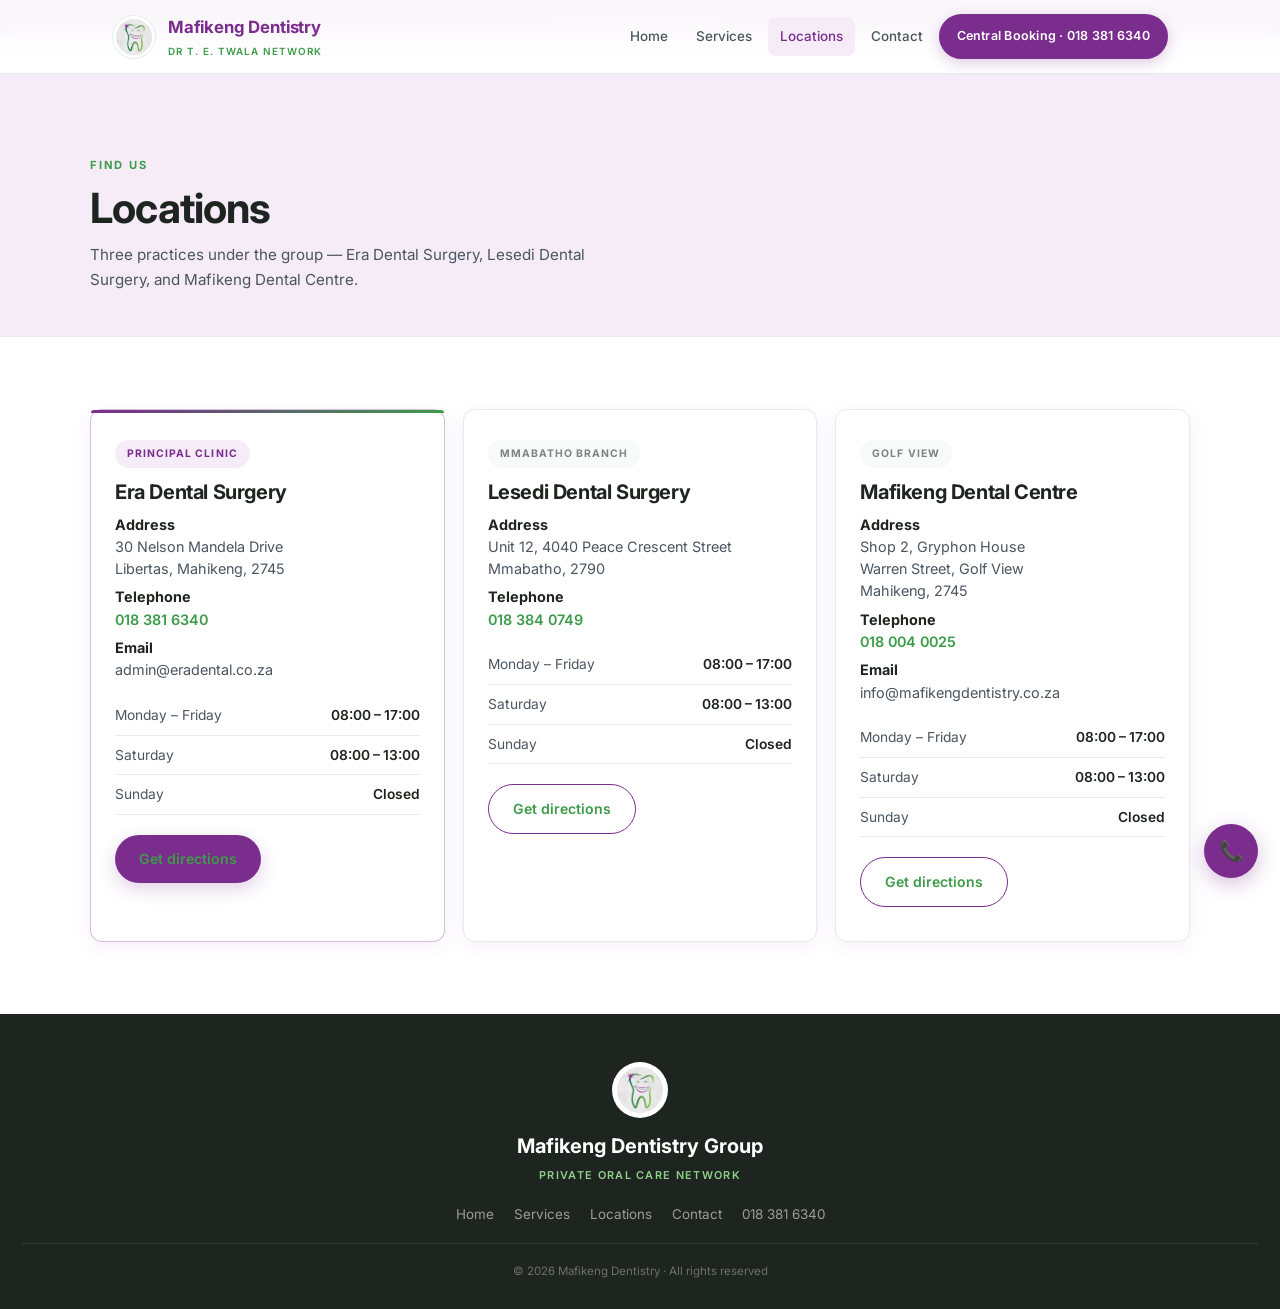
<file: locations.html>
<!DOCTYPE html>
<html lang="en">
<head>
  <meta charset="UTF-8">
  <meta name="viewport" content="width=device-width, initial-scale=1.0">
  <title>Locations | Era Dental Surgery</title>
  <link rel="icon" href="favicon.ico" sizes="any">
  <link rel="icon" type="image/png" sizes="32x32" href="favicon-32.png">
  <link rel="icon" type="image/png" sizes="192x192" href="favicon-192.png">
  <link rel="apple-touch-icon" href="apple-touch-icon.png">
  <link rel="preconnect" href="https://fonts.googleapis.com">
  <link rel="preconnect" href="https://fonts.gstatic.com" crossorigin>
  <link href="https://fonts.googleapis.com/css2?family=Inter:wght@400;500;600;700&display=swap" rel="stylesheet">
  <link rel="stylesheet" href="styles.css">
</head>
<body>
  <div class="demo-banner">DEMO · Era Dental Surgery</div>
  <nav>
    <div class="inner">
      <a href="index.html" class="nav-logo">
        <img src="logo.png" alt="Mafikeng Dentistry">
        <div class="logo-text">
          <strong>Mafikeng Dentistry</strong>
          <small>Dr T. E. Twala Network</small>
        </div>
      </a>
      <button class="menu-toggle" onclick="document.querySelector('.nav-links').classList.toggle('open')" aria-label="Menu">☰</button>
      <div class="nav-links">
        <a href="index.html" class="">Home</a><a href="services.html" class="">Services</a><a href="locations.html" class="active">Locations</a><a href="contact.html" class="">Contact</a>
        <a href="tel:0183816340" class="nav-cta">Central Booking · 018 381 6340</a>
      </div>
    </div>
  </nav>
  <div class="page-hero">
    <div class="container">
      <div class="section-label">Find us</div>
      <h1>Locations</h1>
      <p>Three practices under the group — Era Dental Surgery, Lesedi Dental Surgery, and Mafikeng Dental Centre.</p>
    </div>
  </div>
  <section>
    <div class="container">
      <div class="loc-grid">
        <div class="loc-card featured">
          <span class="tag">Principal clinic</span>
          <h3>Era Dental Surgery</h3>
          <p><strong style="color:var(--ink)">Address</strong><br>30 Nelson Mandela Drive<br>Libertas, Mahikeng, 2745</p>
          <p><strong style="color:var(--ink)">Telephone</strong><br><a href="tel:0183816340">018 381 6340</a></p>
          <p><strong style="color:var(--ink)">Email</strong><br>admin@eradental.co.za</p>
          <table class="hours-table">
            <tr><td>Monday – Friday</td><td>08:00 – 17:00</td></tr>
            <tr><td>Saturday</td><td>08:00 – 13:00</td></tr>
            <tr><td>Sunday</td><td>Closed</td></tr>
          </table>
          <p style="margin-top:20px">
            <a href="https://www.google.com/maps/dir/?api=1&destination=Era+Dental+Surgery%2C+30+Nelson+Mandela+Drive%2C+Libertas%2C+Mahikeng%2C+2745" class="btn btn-primary" target="_blank" rel="noopener noreferrer">Get directions</a>
          </p>
        </div>
        <div class="loc-card">
          <span class="tag muted">Mmabatho branch</span>
          <h3>Lesedi Dental Surgery</h3>
          <p><strong style="color:var(--ink)">Address</strong><br>Unit 12, 4040 Peace Crescent Street<br>Mmabatho, 2790</p>
          <p><strong style="color:var(--ink)">Telephone</strong><br><a href="tel:0183840749">018 384 0749</a></p>
          <table class="hours-table">
            <tr><td>Monday – Friday</td><td>08:00 – 17:00</td></tr>
            <tr><td>Saturday</td><td>08:00 – 13:00</td></tr>
            <tr><td>Sunday</td><td>Closed</td></tr>
          </table>
          <p style="margin-top:20px">
            <a href="https://www.google.com/maps/dir/?api=1&destination=Lesedi+Dental+Surgery%2C+Unit+12%2C+4040+Peace+Crescent+Street%2C+Mmabatho%2C+2790" class="btn btn-outline" target="_blank" rel="noopener noreferrer">Get directions</a>
          </p>
        </div>
        <div class="loc-card">
          <span class="tag muted">Golf View</span>
          <h3>Mafikeng Dental Centre</h3>
          <p><strong style="color:var(--ink)">Address</strong><br>Shop 2, Gryphon House<br>Warren Street, Golf View<br>Mahikeng, 2745</p>
          <p><strong style="color:var(--ink)">Telephone</strong><br><a href="tel:0180040025">018 004 0025</a></p>
          <p><strong style="color:var(--ink)">Email</strong><br>info@mafikengdentistry.co.za</p>
          <table class="hours-table">
            <tr><td>Monday – Friday</td><td>08:00 – 17:00</td></tr>
            <tr><td>Saturday</td><td>08:00 – 13:00</td></tr>
            <tr><td>Sunday</td><td>Closed</td></tr>
          </table>
          <p style="margin-top:20px">
            <a href="https://www.google.com/maps/dir/?api=1&destination=Mafikeng+Dental+Centre%2C+Shop+2+Gryphon+House%2C+Warren+Street%2C+Golf+View%2C+Mahikeng%2C+2745" class="btn btn-outline" target="_blank" rel="noopener noreferrer">Get directions</a>
          </p>
        </div>
      </div>
    </div>
  </section>
  <footer>
    <img src="logo.png" alt="Mafikeng Dentistry">
    <div class="footer-logo">Mafikeng Dentistry Group</div>
    <div class="footer-tag">Private Oral Care Network</div>
    <div class="footer-links">
      <a href="index.html">Home</a>
      <a href="services.html">Services</a>
      <a href="locations.html">Locations</a>
      <a href="contact.html">Contact</a>
      <a href="tel:0183816340">018 381 6340</a>
    </div>
    <div class="footer-copy">© 2026 Mafikeng Dentistry · All rights reserved</div>
  </footer>
  <a href="tel:0183816340" class="float-call" aria-label="Call">📞</a>
</body>
</html>
</file>
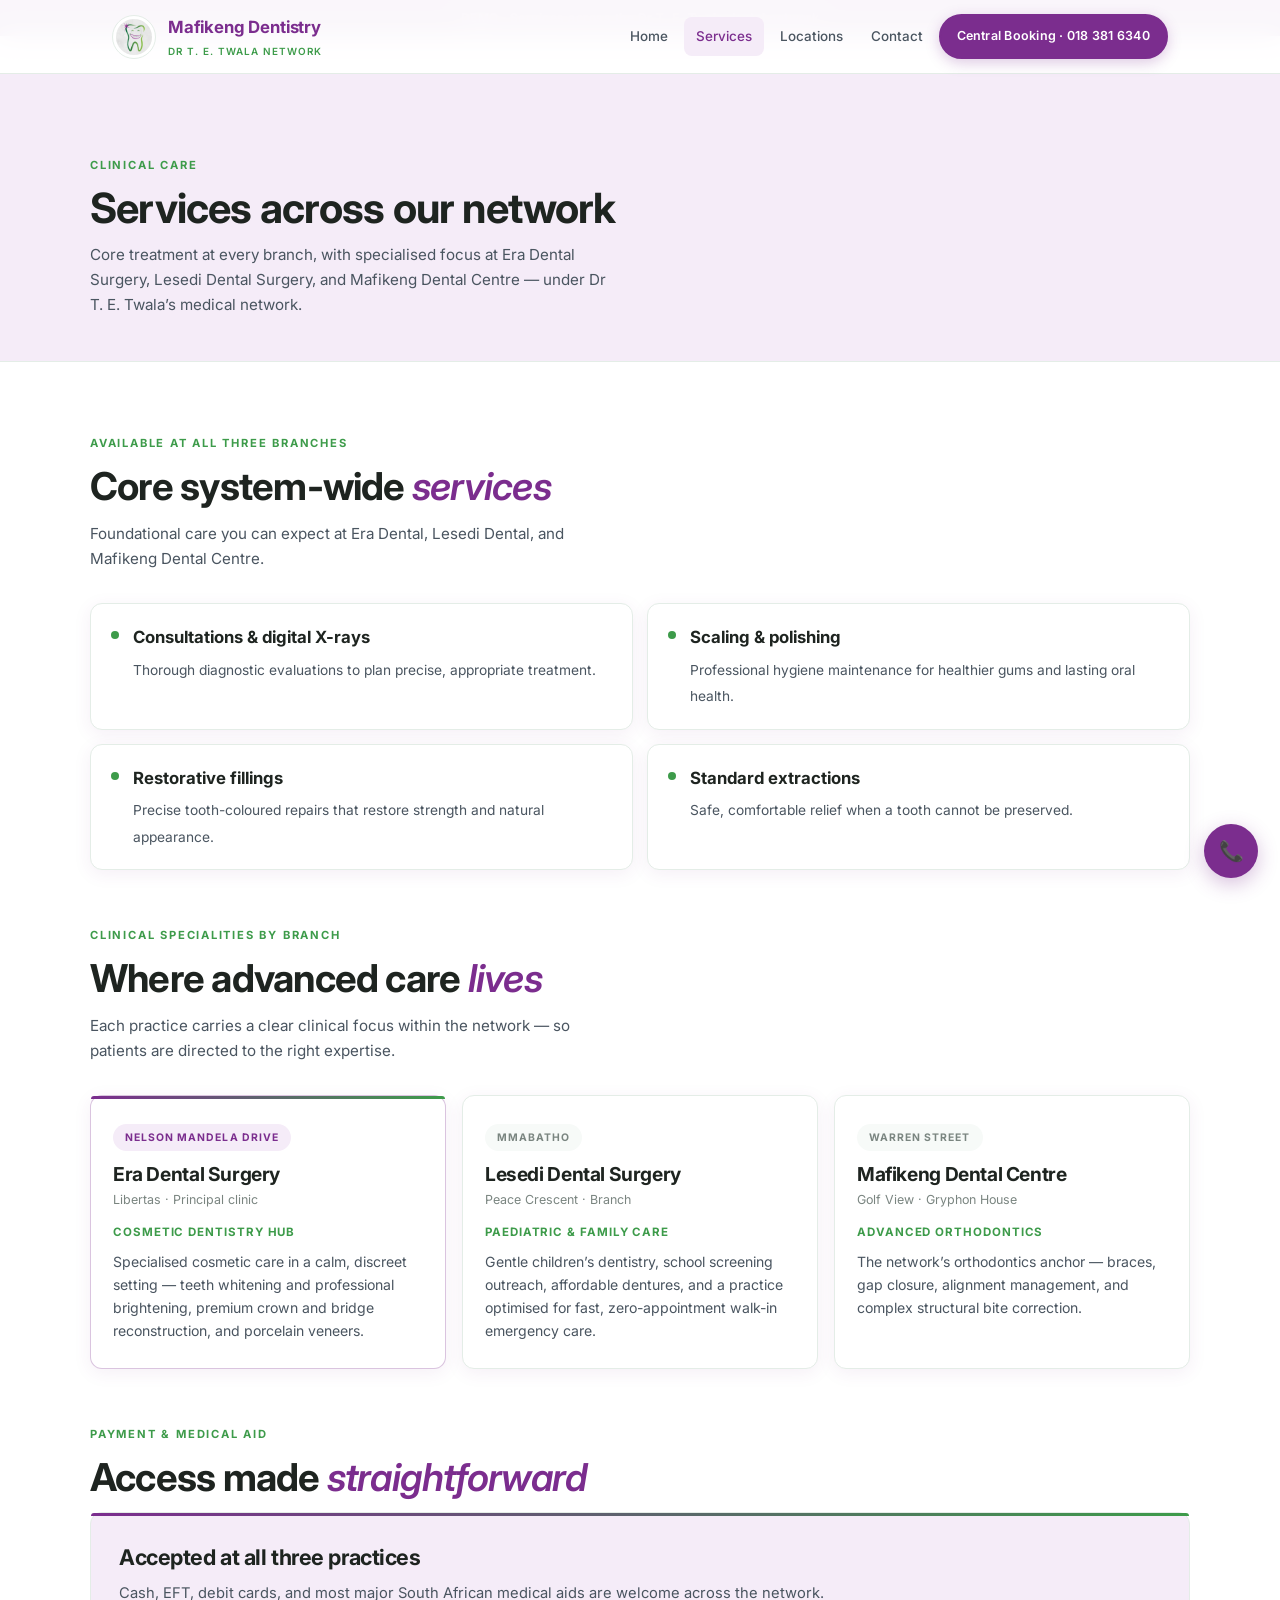
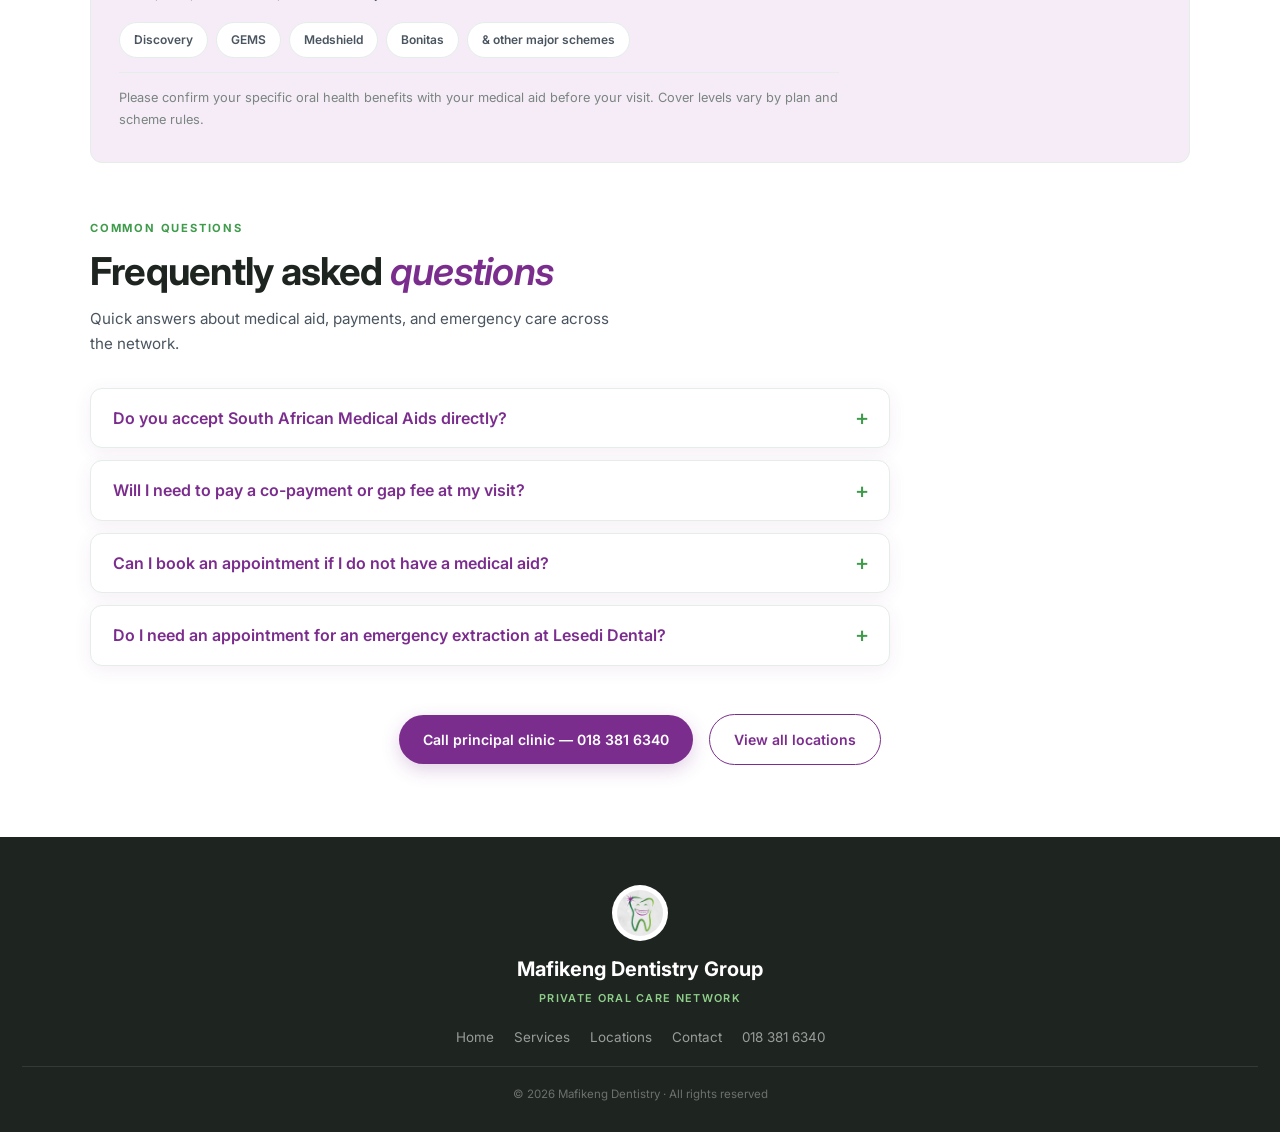
<file: services.html>
<!DOCTYPE html>
<html lang="en">
<head>
  <meta charset="UTF-8">
  <meta name="viewport" content="width=device-width, initial-scale=1.0">
  <title>Services | Era Dental Surgery · Dr T. E. Twala Network</title>
  <meta name="description" content="Core dental services at all branches, plus specialised care at Era Dental, Lesedi Dental, and Mafikeng Dental Centre under Dr T. E. Twala.">
  <link rel="icon" href="favicon.ico" sizes="any">
  <link rel="icon" type="image/png" sizes="32x32" href="favicon-32.png">
  <link rel="icon" type="image/png" sizes="192x192" href="favicon-192.png">
  <link rel="apple-touch-icon" href="apple-touch-icon.png">
  <link rel="preconnect" href="https://fonts.googleapis.com">
  <link rel="preconnect" href="https://fonts.gstatic.com" crossorigin>
  <link href="https://fonts.googleapis.com/css2?family=Inter:wght@400;500;600;700&display=swap" rel="stylesheet">
  <link rel="stylesheet" href="styles.css">
</head>
<body>
  <div class="demo-banner">DEMO · Services across the Dr T. E. Twala dental network</div>
  <nav>
    <div class="inner">
      <a href="index.html" class="nav-logo">
        <img src="logo.png" alt="Mafikeng Dentistry">
        <div class="logo-text">
          <strong>Mafikeng Dentistry</strong>
          <small>Dr T. E. Twala Network</small>
        </div>
      </a>
      <button class="menu-toggle" onclick="document.querySelector('.nav-links').classList.toggle('open')" aria-label="Menu">☰</button>
      <div class="nav-links">
        <a href="index.html">Home</a>
        <a href="services.html" class="active">Services</a>
        <a href="locations.html">Locations</a>
        <a href="contact.html">Contact</a>
        <a href="tel:0183816340" class="nav-cta">Central Booking · 018 381 6340</a>
      </div>
    </div>
  </nav>

  <div class="page-hero">
    <div class="container">
      <div class="section-label">Clinical care</div>
      <h1>Services across our network</h1>
      <p>Core treatment at every branch, with specialised focus at Era Dental Surgery, Lesedi Dental Surgery, and Mafikeng Dental Centre — under Dr T. E. Twala’s medical network.</p>
    </div>
  </div>

  <section>
    <div class="container">

      <!-- 1. CORE SYSTEM-WIDE -->
      <div class="svc-block">
        <div class="section-label">Available at all three branches</div>
        <h2 class="section-title">Core system-wide <em>services</em></h2>
        <p class="section-intro">Foundational care you can expect at Era Dental, Lesedi Dental, and Mafikeng Dental Centre.</p>
        <div class="svc-grid">
          <div class="svc-item">
            <div class="mark"></div>
            <div>
              <strong>Consultations &amp; digital X-rays</strong>
              <span>Thorough diagnostic evaluations to plan precise, appropriate treatment.</span>
            </div>
          </div>
          <div class="svc-item">
            <div class="mark"></div>
            <div>
              <strong>Scaling &amp; polishing</strong>
              <span>Professional hygiene maintenance for healthier gums and lasting oral health.</span>
            </div>
          </div>
          <div class="svc-item">
            <div class="mark"></div>
            <div>
              <strong>Restorative fillings</strong>
              <span>Precise tooth-coloured repairs that restore strength and natural appearance.</span>
            </div>
          </div>
          <div class="svc-item">
            <div class="mark"></div>
            <div>
              <strong>Standard extractions</strong>
              <span>Safe, comfortable relief when a tooth cannot be preserved.</span>
            </div>
          </div>
        </div>
      </div>

      <!-- 2. BRANCH-SPECIFIC -->
      <div class="svc-block">
        <div class="section-label">Clinical specialities by branch</div>
        <h2 class="section-title">Where advanced care <em>lives</em></h2>
        <p class="section-intro">Each practice carries a clear clinical focus within the network — so patients are directed to the right expertise.</p>
        <div class="branch-grid">
          <article class="branch-card featured">
            <span class="tag">Nelson Mandela Drive</span>
            <h3>Era Dental Surgery</h3>
            <p class="loc">Libertas · Principal clinic</p>
            <p class="focus">Cosmetic dentistry hub</p>
            <p>Specialised cosmetic care in a calm, discreet setting — teeth whitening and professional brightening, premium crown and bridge reconstruction, and porcelain veneers.</p>
          </article>
          <article class="branch-card">
            <span class="tag muted">Mmabatho</span>
            <h3>Lesedi Dental Surgery</h3>
            <p class="loc">Peace Crescent · Branch</p>
            <p class="focus">Paediatric &amp; family care</p>
            <p>Gentle children’s dentistry, school screening outreach, affordable dentures, and a practice optimised for fast, zero-appointment walk-in emergency care.</p>
          </article>
          <article class="branch-card">
            <span class="tag muted">Warren Street</span>
            <h3>Mafikeng Dental Centre</h3>
            <p class="loc">Golf View · Gryphon House</p>
            <p class="focus">Advanced orthodontics</p>
            <p>The network’s orthodontics anchor — braces, gap closure, alignment management, and complex structural bite correction.</p>
          </article>
        </div>
      </div>

      <!-- 3. PAYMENT -->
      <div class="svc-block">
        <div class="section-label">Payment &amp; medical aid</div>
        <h2 class="section-title">Access made <em>straightforward</em></h2>
        <div class="pay-banner">
          <h3>Accepted at all three practices</h3>
          <p>Cash, EFT, debit cards, and most major South African medical aids are welcome across the network.</p>
          <div class="aids">
            <span class="aid">Discovery</span>
            <span class="aid">GEMS</span>
            <span class="aid">Medshield</span>
            <span class="aid">Bonitas</span>
            <span class="aid">&amp; other major schemes</span>
          </div>
          <p class="disclaimer">Please confirm your specific oral health benefits with your medical aid before your visit. Cover levels vary by plan and scheme rules.</p>
        </div>
      </div>


      <!-- FAQ -->
      <div class="faq-section">
        <div class="section-label">Common questions</div>
        <h2 class="section-title">Frequently asked <em>questions</em></h2>
        <p class="section-intro">Quick answers about medical aid, payments, and emergency care across the network.</p>
        <div class="faq-list">
          <details class="faq-item">
            <summary>Do you accept South African Medical Aids directly?</summary>
            <div class="faq-body">
              Yes, we accept direct claims from most major South African Medical Aids, including Discovery Health, GEMS, Medshield, Bonitas, and Moto Health, provided your specific option has available dental benefits.
            </div>
          </details>
          <details class="faq-item">
            <summary>Will I need to pay a co-payment or gap fee at my visit?</summary>
            <div class="faq-body">
              Co-payments depend entirely on your specific medical aid scheme and your selected plan tier. We highly recommend calling your insurance provider before your appointment to check your dynamic day-to-day dental benefits.
            </div>
          </details>
          <details class="faq-item">
            <summary>Can I book an appointment if I do not have a medical aid?</summary>
            <div class="faq-body">
              Absolutely. We welcome private, self-paying patients across all three of our practices. We accept cash, secure debit/credit card payments, and immediate Electronic Funds Transfers (EFT) directly at our reception desks.
            </div>
          </details>
          <details class="faq-item">
            <summary>Do I need an appointment for an emergency extraction at Lesedi Dental?</summary>
            <div class="faq-body">
              While appointments can be booked, our Lesedi Dental branch in Mmabatho is specifically optimized to accommodate emergency walk-in patients on a first-come, first-served basis for fast dental pain relief.
            </div>
          </details>
        </div>
      </div>

      <div style="text-align:center;margin-top:48px">
        <a href="tel:0183816340" class="btn btn-primary">Call principal clinic — 018 381 6340</a>
        <a href="locations.html" class="btn btn-outline" style="margin-left:12px">View all locations</a>
      </div>

    </div>
  </section>

  <footer>
    <img src="logo.png" alt="Mafikeng Dentistry">
    <div class="footer-logo">Mafikeng Dentistry Group</div>
    <div class="footer-tag">Private Oral Care Network</div>
    <div class="footer-links">
      <a href="index.html">Home</a>
      <a href="services.html">Services</a>
      <a href="locations.html">Locations</a>
      <a href="contact.html">Contact</a>
      <a href="tel:0183816340">018 381 6340</a>
    </div>
    <div class="footer-copy">© 2026 Mafikeng Dentistry · All rights reserved</div>
  </footer>
  <a href="tel:0183816340" class="float-call" aria-label="Call">📞</a>
</body>
</html>
</file>
<file: styles.css>
/* ============================================================
   Mafikeng Dentistry — Global Stylesheet
   Clean medical network theme
   ============================================================ */

*, *::before, *::after { box-sizing: border-box; margin: 0; padding: 0; }

:root {
  /* Logo-inspired: purple sparkle + green tooth */
  --primary: #7B2D8E;
  --primary-dark: #5C1F6B;
  --primary-soft: #F5ECF8;
  --accent: #3D9B4A;
  --accent-soft: rgba(61, 155, 74, 0.14);
  --ink: #1E2420;
  --ink-soft: #4A5560;
  --ink-muted: #7A8580;
  --bg: #ffffff;
  --bg-alt: #F7FAF8;
  --border: #E4EDE7;
  --border-strong: #C8D9CF;
  --shadow: 0 4px 18px rgba(123, 45, 142, 0.08);
  --shadow-hover: 0 12px 32px rgba(123, 45, 142, 0.14);
  --radius: 12px;
  --radius-sm: 8px;
  --font: "Inter", system-ui, -apple-system, "Segoe UI", Roboto, sans-serif;
  --font-display: "Inter", system-ui, sans-serif;
  --max: 1100px;
}

html { scroll-behavior: smooth; }

body {
  font-family: var(--font);
  background: var(--bg);
  color: var(--ink);
  line-height: 1.65;
  -webkit-font-smoothing: antialiased;
}

img { max-width: 100%; display: block; }
a { color: inherit; text-decoration: none; }

h1, h2, h3, h4 {
  font-family: var(--font-display);
  font-weight: 700;
  line-height: 1.2;
  letter-spacing: -0.02em;
  color: var(--ink);
}

/* ----- Demo banner ----- */
.demo-banner {
  background: var(--primary);
  color: #fff;
  text-align: center;
  padding: 8px 16px;
  font-size: 0.75rem;
  font-weight: 600;
  letter-spacing: 0.04em;
}

/* ----- Navigation ----- */
nav {
  position: fixed;
  top: 0; left: 0; right: 0;
  z-index: 100;
  background: rgba(255, 255, 255, 0.96);
  backdrop-filter: blur(12px);
  border-bottom: 1px solid var(--border);
}

nav .inner {
  max-width: var(--max);
  margin: 0 auto;
  padding: 14px 22px;
  display: flex;
  align-items: center;
  justify-content: space-between;
  gap: 16px;
}

.nav-logo {
  display: flex;
  align-items: center;
  gap: 12px;
}

.nav-logo img {
  width: 44px;
  height: 44px;
  object-fit: contain;
  border-radius: 50%;
  background: #fff;
  padding: 3px;
  border: 1px solid var(--border);
}

.logo-text {
  display: flex;
  flex-direction: column;
  gap: 1px;
}

.logo-text strong {
  font-size: 1.05rem;
  font-weight: 700;
  color: var(--primary);
  letter-spacing: -0.01em;
}

.logo-text small {
  font-size: 0.62rem;
  letter-spacing: 0.1em;
  text-transform: uppercase;
  color: var(--accent);
  font-weight: 600;
}

.nav-links {
  display: flex;
  gap: 4px;
  align-items: center;
  flex-wrap: wrap;
}

.nav-links a {
  font-size: 0.84rem;
  font-weight: 500;
  color: var(--ink-soft);
  padding: 8px 12px;
  border-radius: var(--radius-sm);
  transition: 0.2s;
}

.nav-links a:hover,
.nav-links a.active {
  color: var(--primary);
  background: var(--primary-soft);
}

.nav-cta {
  background: var(--primary) !important;
  color: #fff !important;
  padding: 10px 16px !important;
  border-radius: 40px !important;
  font-weight: 600 !important;
  font-size: 0.78rem !important;
  letter-spacing: 0.02em !important;
  white-space: nowrap;
  border: 2px solid var(--primary) !important;
  box-shadow: 0 4px 14px rgba(123, 45, 142, 0.25);
}

.nav-cta:hover {
  background: var(--primary-dark) !important;
  border-color: var(--primary-dark) !important;
  transform: translateY(-1px);
}

.menu-toggle {
  display: none;
  background: none;
  border: none;
  font-size: 1.45rem;
  color: var(--primary);
  cursor: pointer;
}

/* ----- Buttons ----- */
.btn {
  display: inline-flex;
  align-items: center;
  gap: 8px;
  padding: 13px 24px;
  border-radius: 40px;
  font-family: var(--font);
  font-weight: 600;
  font-size: 0.88rem;
  transition: 0.2s;
  border: none;
  cursor: pointer;
}

.btn-primary {
  background: var(--primary);
  color: #fff;
  box-shadow: 0 6px 18px rgba(123, 45, 142, 0.22);
}

.btn-primary:hover {
  background: var(--primary-dark);
  transform: translateY(-2px);
}

.btn-outline {
  background: transparent;
  color: var(--primary);
  border: 1.5px solid var(--primary);
}

.btn-outline:hover {
  background: var(--primary);
  color: #fff;
}

.btn-gold,
.btn-white {
  background: var(--accent);
  color: #fff;
}

.btn-gold:hover,
.btn-white:hover {
  background: #006570;
  transform: translateY(-2px);
}

.btn-ghost {
  background: transparent;
  color: #fff;
  border: 1.5px solid rgba(255, 255, 255, 0.55);
}

.btn-ghost:hover {
  background: rgba(255, 255, 255, 0.12);
}

/* ----- Hero ----- */
.hero {
  padding: 120px 22px 64px;
  background: linear-gradient(165deg, var(--primary-soft) 0%, var(--bg) 55%, var(--bg-alt) 100%);
  border-bottom: 1px solid var(--border);
}

.hero-grid {
  max-width: var(--max);
  margin: 0 auto;
  display: grid;
  grid-template-columns: 1.15fr 0.85fr;
  gap: 40px;
  align-items: center;
}

.hero-badge {
  display: inline-flex;
  align-items: center;
  gap: 8px;
  font-size: 0.72rem;
  font-weight: 600;
  letter-spacing: 0.1em;
  text-transform: uppercase;
  color: var(--accent);
  margin-bottom: 16px;
}

.hero h1 {
  font-size: clamp(2.2rem, 5.5vw, 3.2rem);
  margin-bottom: 16px;
  color: var(--ink);
}

.hero h1 em,
.hero h1 span {
  font-style: italic;
  color: var(--primary);
  font-weight: 600;
}

.hero-sub {
  font-size: 1.02rem;
  color: var(--ink-soft);
  max-width: 460px;
  margin-bottom: 28px;
  line-height: 1.75;
}

.hero-actions {
  display: flex;
  gap: 12px;
  flex-wrap: wrap;
  margin-bottom: 28px;
}

.hero-meta {
  display: flex;
  gap: 24px;
  flex-wrap: wrap;
  padding-top: 20px;
  border-top: 1px solid var(--border);
  font-size: 0.84rem;
  color: var(--ink-soft);
}

.hero-meta strong {
  display: block;
  font-size: 0.68rem;
  letter-spacing: 0.08em;
  text-transform: uppercase;
  color: var(--primary);
  margin-bottom: 3px;
  font-weight: 700;
}

.hero-panel,
.hero-card {
  background: var(--bg);
  border: 1px solid var(--border);
  border-radius: var(--radius);
  padding: 32px 28px;
  box-shadow: var(--shadow);
  position: relative;
}

.hero-panel::before,
.hero-card::before {
  content: "";
  position: absolute;
  top: 0; left: 0; right: 0;
  height: 3px;
  border-radius: var(--radius) var(--radius) 0 0;
  background: linear-gradient(90deg, var(--primary), var(--accent));
}

.hero-panel .logo-big {
  width: 80px;
  height: 80px;
  object-fit: contain;
  margin: 0 auto 16px;
  border-radius: 50%;
  background: #fff;
  padding: 6px;
  border: 1px solid var(--border);
}

.hero-panel h3 {
  text-align: center;
  font-size: 1.3rem;
  margin-bottom: 6px;
}

.hero-panel .sub {
  text-align: center;
  font-size: 0.75rem;
  color: var(--ink-muted);
  letter-spacing: 0.08em;
  text-transform: uppercase;
  margin-bottom: 20px;
}

.hero-panel ul,
.hero-card ul {
  list-style: none;
}

.hero-panel li,
.hero-card li {
  font-size: 0.9rem;
  color: var(--ink-soft);
  padding: 10px 0;
  border-bottom: 1px solid var(--border);
  display: flex;
  align-items: center;
  gap: 12px;
}

.hero-panel li:last-child,
.hero-card li:last-child {
  border-bottom: none;
}

.hero-panel li::before {
  content: "";
  width: 7px;
  height: 7px;
  border-radius: 50%;
  background: var(--accent);
  flex-shrink: 0;
}

/* ----- Sections ----- */
section { padding: 72px 22px; }

.container {
  max-width: var(--max);
  margin: 0 auto;
}

.section-label {
  font-size: 0.7rem;
  letter-spacing: 0.16em;
  text-transform: uppercase;
  color: var(--accent);
  font-weight: 700;
  margin-bottom: 10px;
}

.section-title {
  font-size: clamp(1.85rem, 4vw, 2.4rem);
  margin-bottom: 12px;
}

.section-title em,
.section-title span {
  font-style: italic;
  color: var(--primary);
  font-weight: 600;
}

.section-intro {
  color: var(--ink-soft);
  max-width: 540px;
  margin-bottom: 32px;
  font-size: 0.95rem;
}

/* ----- Cards / grids ----- */
.cards {
  display: grid;
  grid-template-columns: repeat(3, 1fr);
  gap: 18px;
}

.card {
  background: var(--bg);
  border: 1px solid var(--border);
  border-radius: var(--radius);
  padding: 26px 22px;
  box-shadow: var(--shadow);
  transition: 0.25s ease;
}

.card:hover {
  transform: translateY(-4px);
  box-shadow: var(--shadow-hover);
  border-color: rgba(123, 45, 142, 0.2);
}

.card .num,
.card .icon {
  font-size: 1.4rem;
  color: var(--primary);
  margin-bottom: 12px;
  font-weight: 700;
}

.card h3 {
  font-size: 1.15rem;
  margin-bottom: 8px;
}

.card p {
  font-size: 0.88rem;
  color: var(--ink-soft);
  line-height: 1.6;
}

/* Location cards */
.loc-grid {
  display: grid;
  grid-template-columns: repeat(3, 1fr);
  gap: 18px;
}

.loc-card {
  background: var(--bg);
  border: 1px solid var(--border);
  border-radius: var(--radius);
  padding: 28px 24px;
  box-shadow: var(--shadow);
  transition: 0.25s ease;
  position: relative;
}

.loc-card:hover {
  transform: translateY(-4px);
  box-shadow: var(--shadow-hover);
}

.loc-card.featured {
  border-color: rgba(123, 45, 142, 0.3);
}

.loc-card.featured::before {
  content: "";
  position: absolute;
  top: 0; left: 0; right: 0;
  height: 3px;
  border-radius: var(--radius) var(--radius) 0 0;
  background: linear-gradient(90deg, var(--primary), var(--accent));
}

.loc-card .tag {
  display: inline-block;
  font-size: 0.65rem;
  font-weight: 700;
  letter-spacing: 0.1em;
  text-transform: uppercase;
  padding: 5px 12px;
  border-radius: 20px;
  margin-bottom: 12px;
  background: var(--primary-soft);
  color: var(--primary);
}

.loc-card .tag.muted {
  background: var(--bg-alt);
  color: var(--ink-muted);
}

.loc-card h3 {
  font-size: 1.25rem;
  margin-bottom: 10px;
}

.loc-card p {
  font-size: 0.9rem;
  color: var(--ink-soft);
  margin-bottom: 6px;
  line-height: 1.55;
}

.loc-card a {
  color: var(--accent);
  font-weight: 600;
}

.loc-card a:hover {
  color: var(--primary);
}

.hours-table {
  width: 100%;
  border-collapse: collapse;
  margin-top: 14px;
  font-size: 0.86rem;
}

.hours-table td {
  padding: 8px 0;
  border-bottom: 1px solid var(--border);
  color: var(--ink-soft);
}

.hours-table td:last-child {
  text-align: right;
  font-weight: 600;
  color: var(--ink);
}

/* Services page */
.svc-block { margin-bottom: 56px; }
.svc-block:last-child { margin-bottom: 0; }

.svc-grid {
  display: grid;
  grid-template-columns: repeat(2, 1fr);
  gap: 14px;
}

.svc-item,
.service-item {
  background: var(--bg);
  border: 1px solid var(--border);
  border-radius: var(--radius);
  padding: 20px 20px;
  display: flex;
  gap: 14px;
  align-items: flex-start;
  box-shadow: var(--shadow);
  transition: 0.25s ease;
}

.svc-item:hover,
.service-item:hover {
  transform: translateY(-3px);
  box-shadow: var(--shadow-hover);
  border-color: rgba(123, 45, 142, 0.2);
}

.svc-item .mark,
.service-item .mark {
  width: 8px;
  height: 8px;
  border-radius: 50%;
  background: var(--accent);
  margin-top: 7px;
  flex-shrink: 0;
}

.svc-item strong,
.service-item strong {
  display: block;
  font-size: 1.05rem;
  margin-bottom: 4px;
  font-weight: 700;
  color: var(--ink);
}

.svc-item span,
.service-item span {
  font-size: 0.86rem;
  color: var(--ink-soft);
  line-height: 1.55;
}

.service-list {
  display: grid;
  grid-template-columns: 1fr 1fr;
  gap: 14px;
}

.branch-grid {
  display: grid;
  grid-template-columns: repeat(3, 1fr);
  gap: 16px;
}

.branch-card {
  background: var(--bg);
  border: 1px solid var(--border);
  border-radius: var(--radius);
  padding: 26px 22px;
  box-shadow: var(--shadow);
  transition: 0.25s ease;
  position: relative;
}

.branch-card:hover {
  transform: translateY(-4px);
  box-shadow: var(--shadow-hover);
}

.branch-card.featured {
  border-color: rgba(123, 45, 142, 0.28);
}

.branch-card.featured::before,
.branch-card:hover::before {
  content: "";
  position: absolute;
  top: 0; left: 0; right: 0;
  height: 3px;
  border-radius: var(--radius) var(--radius) 0 0;
  background: linear-gradient(90deg, var(--primary), var(--accent));
}

.branch-card .tag {
  display: inline-block;
  font-size: 0.65rem;
  font-weight: 700;
  letter-spacing: 0.1em;
  text-transform: uppercase;
  padding: 5px 12px;
  border-radius: 20px;
  margin-bottom: 12px;
  background: var(--primary-soft);
  color: var(--primary);
}

.branch-card .tag.muted {
  background: var(--bg-alt);
  color: var(--ink-muted);
}

.branch-card h3 { font-size: 1.2rem; margin-bottom: 4px; }
.branch-card .loc {
  font-size: 0.78rem;
  color: var(--ink-muted);
  margin-bottom: 12px;
}
.branch-card .focus {
  font-size: 0.72rem;
  font-weight: 700;
  letter-spacing: 0.08em;
  text-transform: uppercase;
  color: var(--accent);
  margin-bottom: 8px;
}
.branch-card p {
  font-size: 0.88rem;
  color: var(--ink-soft);
  line-height: 1.65;
}

.pay-banner {
  background: var(--primary-soft);
  border: 1px solid var(--border);
  border-radius: var(--radius);
  padding: 32px 28px;
  position: relative;
}

.pay-banner::before {
  content: "";
  position: absolute;
  top: 0; left: 0; right: 0;
  height: 3px;
  border-radius: var(--radius) var(--radius) 0 0;
  background: linear-gradient(90deg, var(--primary), var(--accent));
}

.pay-banner h3 { font-size: 1.35rem; margin-bottom: 10px; }
.pay-banner p {
  font-size: 0.92rem;
  color: var(--ink-soft);
  line-height: 1.7;
  max-width: 720px;
}

.pay-banner .aids {
  display: flex;
  flex-wrap: wrap;
  gap: 8px;
  margin: 16px 0 14px;
}

.pay-banner .aid {
  font-size: 0.75rem;
  font-weight: 600;
  padding: 7px 14px;
  border-radius: 20px;
  background: #fff;
  border: 1px solid var(--border);
  color: var(--ink-soft);
}

.pay-banner .disclaimer {
  font-size: 0.8rem;
  color: var(--ink-muted);
  border-top: 1px solid var(--border);
  padding-top: 14px;
  margin-top: 4px;
}

/* Page hero */
.page-hero {
  padding: 120px 22px 44px;
  background: var(--primary-soft);
  border-bottom: 1px solid var(--border);
}

.page-hero .container { max-width: var(--max); margin: 0 auto; }
.page-hero h1 {
  font-size: clamp(2rem, 4vw, 2.6rem);
  margin-bottom: 8px;
}
.page-hero p {
  color: var(--ink-soft);
  max-width: 520px;
  font-size: 0.95rem;
}

/* Contact */
.contact-grid {
  display: grid;
  grid-template-columns: 1fr 1fr;
  gap: 24px;
}

.contact-box {
  background: var(--bg);
  border: 1px solid var(--border);
  border-radius: var(--radius);
  padding: 24px;
  margin-bottom: 14px;
  box-shadow: var(--shadow);
}

.contact-box h3 {
  font-size: 1.1rem;
  margin-bottom: 12px;
  color: var(--primary);
}

.contact-box p,
.contact-box a {
  font-size: 0.9rem;
  color: var(--ink-soft);
  line-height: 1.6;
}

.contact-box a:hover { color: var(--primary); }

.map-box {
  border-radius: var(--radius);
  overflow: hidden;
  border: 1px solid var(--border);
  aspect-ratio: 4 / 3;
  background: var(--bg-alt);
  box-shadow: var(--shadow);
}

.map-box iframe {
  width: 100%;
  height: 100%;
  border: 0;
}

/* Appointment form */
.form-section {
  margin-top: 36px;
  background: var(--bg);
  border: 1px solid var(--border);
  border-radius: var(--radius);
  padding: 32px 28px;
  box-shadow: var(--shadow);
}

.form-section h2 {
  font-size: 1.5rem;
  margin-bottom: 6px;
}

.form-section > p {
  color: var(--ink-soft);
  font-size: 0.9rem;
  margin-bottom: 24px;
}

.form-grid {
  display: grid;
  grid-template-columns: 1fr 1fr;
  gap: 16px;
}

.form-group {
  display: flex;
  flex-direction: column;
  gap: 6px;
}

.form-group.full { grid-column: 1 / -1; }

.form-group label {
  font-size: 0.78rem;
  font-weight: 600;
  letter-spacing: 0.04em;
  text-transform: uppercase;
  color: var(--ink-soft);
}

.form-group input,
.form-group select,
.form-group textarea {
  font-family: var(--font);
  font-size: 0.95rem;
  padding: 12px 14px;
  border: 1.5px solid var(--border-strong);
  border-radius: var(--radius-sm);
  background: var(--bg);
  color: var(--ink);
  transition: 0.2s;
  outline: none;
}

.form-group input:focus,
.form-group select:focus,
.form-group textarea:focus {
  border-color: var(--primary);
  box-shadow: 0 0 0 3px rgba(123, 45, 142, 0.12);
}

.form-group input.error,
.form-group select.error,
.form-group textarea.error {
  border-color: #c0392b;
}

.form-group textarea {
  min-height: 110px;
  resize: vertical;
}

.form-actions {
  margin-top: 20px;
  display: flex;
  gap: 12px;
  flex-wrap: wrap;
  align-items: center;
}

.form-note {
  font-size: 0.8rem;
  color: var(--ink-muted);
  margin-top: 12px;
}

/* CTA band */
.cta-band {
  background: linear-gradient(135deg, var(--primary) 0%, var(--primary-dark) 100%);
  color: #fff;
  text-align: center;
  padding: 64px 22px;
}

.cta-band h2 {
  color: #fff;
  font-size: clamp(1.8rem, 4vw, 2.5rem);
  margin-bottom: 10px;
}

.cta-band p {
  color: rgba(255, 255, 255, 0.9);
  margin-bottom: 24px;
  font-size: 0.95rem;
}

.cta-actions {
  display: flex;
  gap: 12px;
  justify-content: center;
  flex-wrap: wrap;
}

/* Footer */
footer {
  background: var(--ink);
  color: rgba(255, 255, 255, 0.55);
  padding: 48px 22px 28px;
  text-align: center;
}

footer img {
  width: 56px;
  height: 56px;
  margin: 0 auto 12px;
  border-radius: 50%;
  background: #fff;
  padding: 5px;
}

.footer-logo {
  font-size: 1.25rem;
  font-weight: 700;
  color: #fff;
  margin-bottom: 4px;
}

.footer-tag {
  font-size: 0.68rem;
  letter-spacing: 0.12em;
  text-transform: uppercase;
  color: #8FCF8A;
  margin-bottom: 18px;
  font-weight: 600;
}

.footer-links {
  display: flex;
  gap: 20px;
  justify-content: center;
  flex-wrap: wrap;
  margin-bottom: 18px;
  padding-bottom: 18px;
  border-bottom: 1px solid rgba(255, 255, 255, 0.1);
}

.footer-links a {
  font-size: 0.84rem;
  color: rgba(255, 255, 255, 0.55);
}

.footer-links a:hover { color: #fff; }

.footer-copy {
  font-size: 0.72rem;
  color: rgba(255, 255, 255, 0.35);
}

/* Float call */
.float-call {
  position: fixed;
  bottom: 22px;
  right: 22px;
  z-index: 90;
  background: var(--primary);
  color: #fff;
  width: 54px;
  height: 54px;
  border-radius: 50%;
  display: flex;
  align-items: center;
  justify-content: center;
  font-size: 1.25rem;
  box-shadow: 0 6px 20px rgba(123, 45, 142, 0.3);
  transition: 0.2s;
}

.float-call:hover { transform: scale(1.08); }

/* Responsive */
@media (max-width: 900px) {
  .hero-grid,
  .loc-grid,
  .cards,
  .branch-grid,
  .svc-grid,
  .service-list,
  .contact-grid,
  .form-grid {
    grid-template-columns: 1fr;
  }

  .hero { padding: 110px 18px 48px; }
  section { padding: 52px 18px; }

  .nav-links {
    display: none;
    position: absolute;
    top: 100%;
    left: 0;
    right: 0;
    flex-direction: column;
    background: #fff;
    padding: 14px;
    gap: 4px;
    border-bottom: 1px solid var(--border);
    align-items: flex-start;
    box-shadow: var(--shadow);
  }

  .nav-links.open { display: flex; }
  .menu-toggle { display: block; }
  nav .inner { padding: 12px 16px; }
}


/* ----- FAQ Accordion ----- */
.faq-section {
  margin-top: 56px;
}

.faq-list {
  display: flex;
  flex-direction: column;
  gap: 12px;
  max-width: 800px;
}

.faq-item {
  background: var(--bg);
  border: 1px solid var(--border);
  border-radius: var(--radius);
  box-shadow: var(--shadow);
  overflow: hidden;
  transition: border-color 0.2s, box-shadow 0.2s;
}

.faq-item[open],
.faq-item:hover {
  border-color: rgba(123, 45, 142, 0.25);
  box-shadow: var(--shadow-hover);
}

.faq-item summary {
  list-style: none;
  cursor: pointer;
  padding: 18px 52px 18px 22px;
  font-size: 1rem;
  font-weight: 600;
  color: var(--primary);
  position: relative;
  user-select: none;
  line-height: 1.4;
}

.faq-item summary::-webkit-details-marker { display: none; }
.faq-item summary::marker { content: ""; }

.faq-item summary::after {
  content: "+";
  position: absolute;
  right: 20px;
  top: 50%;
  transform: translateY(-50%);
  font-size: 1.35rem;
  font-weight: 500;
  color: var(--accent);
  transition: transform 0.25s ease;
  line-height: 1;
}

.faq-item[open] summary::after {
  content: "−";
  transform: translateY(-50%);
}

.faq-item .faq-body {
  padding: 0 22px 20px 22px;
  font-size: 0.92rem;
  color: var(--ink-soft);
  line-height: 1.7;
  border-top: 1px solid var(--border);
  margin: 0 0 0 0;
  padding-top: 16px;
  animation: faqOpen 0.25s ease;
}

@keyframes faqOpen {
  from { opacity: 0; transform: translateY(-6px); }
  to { opacity: 1; transform: translateY(0); }
}

@media (max-width: 600px) {
  .faq-item summary {
    padding: 16px 44px 16px 16px;
    font-size: 0.95rem;
  }
  .faq-item .faq-body {
    padding: 14px 16px 16px;
  }
}
</file>
